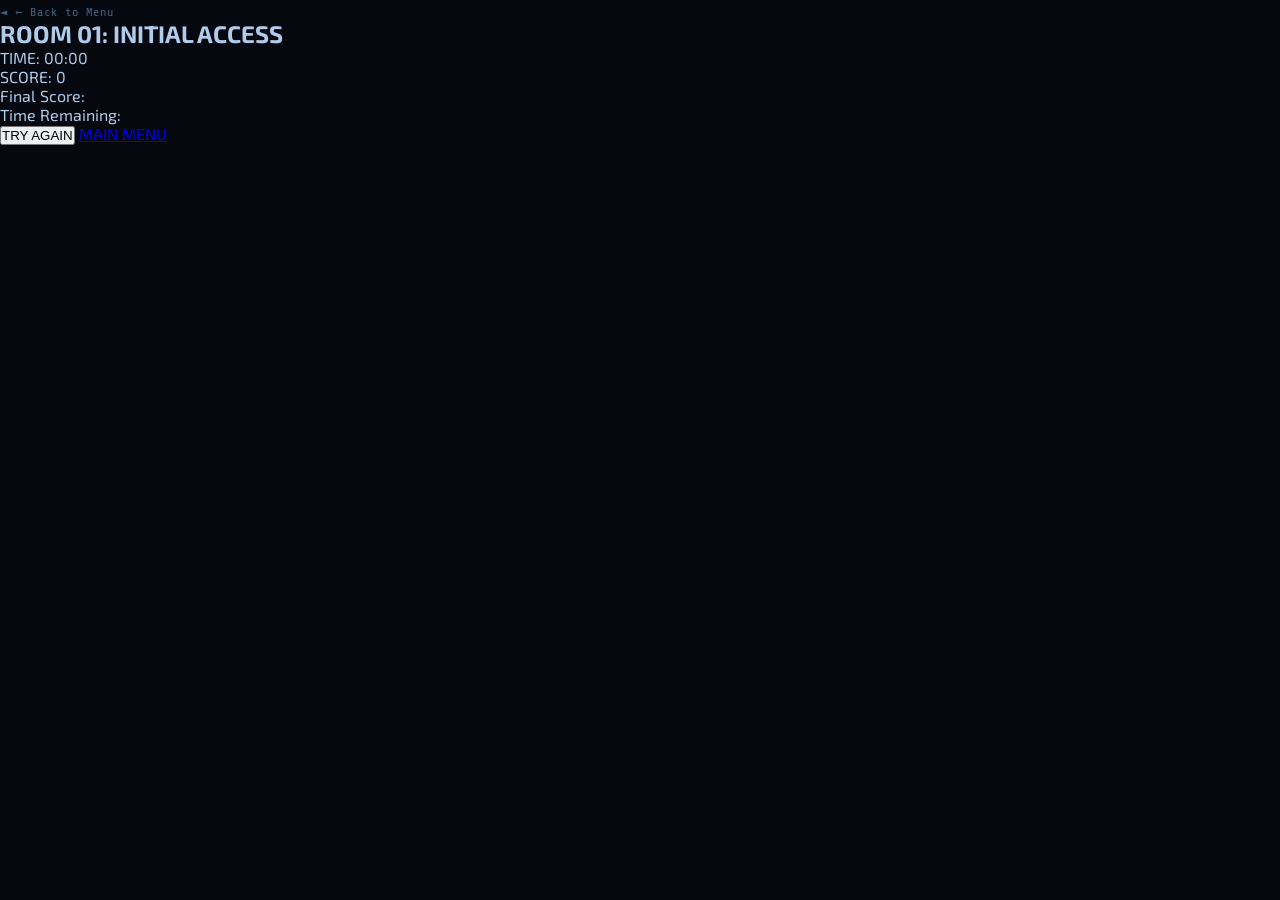
<file: game.html>
<!DOCTYPE html>
<html lang="en">
<head>
    <meta charset="UTF-8">
    <meta name="viewport" content="width=device-width, initial-scale=1.0">
    <title>ESCAPE://SYSTEM - Singleplayer</title>
    <link rel="stylesheet" href="style.css">
</head>
<body>
    <div class="game-container">
        <header class="game-header">
            <a href="index.html" class="back-link">← Back to Menu</a>
            <h2 id="room-title">ROOM 01: INITIAL ACCESS</h2>
        </header>

        <div class="game-content">
            <div class="status-bar">
                <div id="timer-display" class="timer">TIME: 00:00</div>
                <div id="score-display" class="score">SCORE: 0</div>
            </div>

            <div id="progress-bar" class="progress-bar">
                <div class="progress-fill"></div>
            </div>

            <div class="question-area">
                <p id="question-text" class="question-text"></p>
                <div id="options-container" class="options-container"></div>
            </div>
        </div>

        <!-- Result Screen -->
        <div id="result-screen" class="result-screen hidden">
            <div class="result-content">
                <h2 id="result-title"></h2>
                <p id="result-message"></p>
                <div class="result-stats">
                    <p>Final Score: <span id="final-score"></span></p>
                    <p>Time Remaining: <span id="final-time"></span></p>
                </div>
                <div class="result-buttons">
                    <button id="restart-btn" class="btn-primary">TRY AGAIN</button>
                    <a href="index.html" class="btn-secondary">MAIN MENU</a>
                </div>
            </div>
        </div>
    </div>

    <script src="questions.js"></script>
    <script src="game.js"></script>
</body>
</html>
</file>
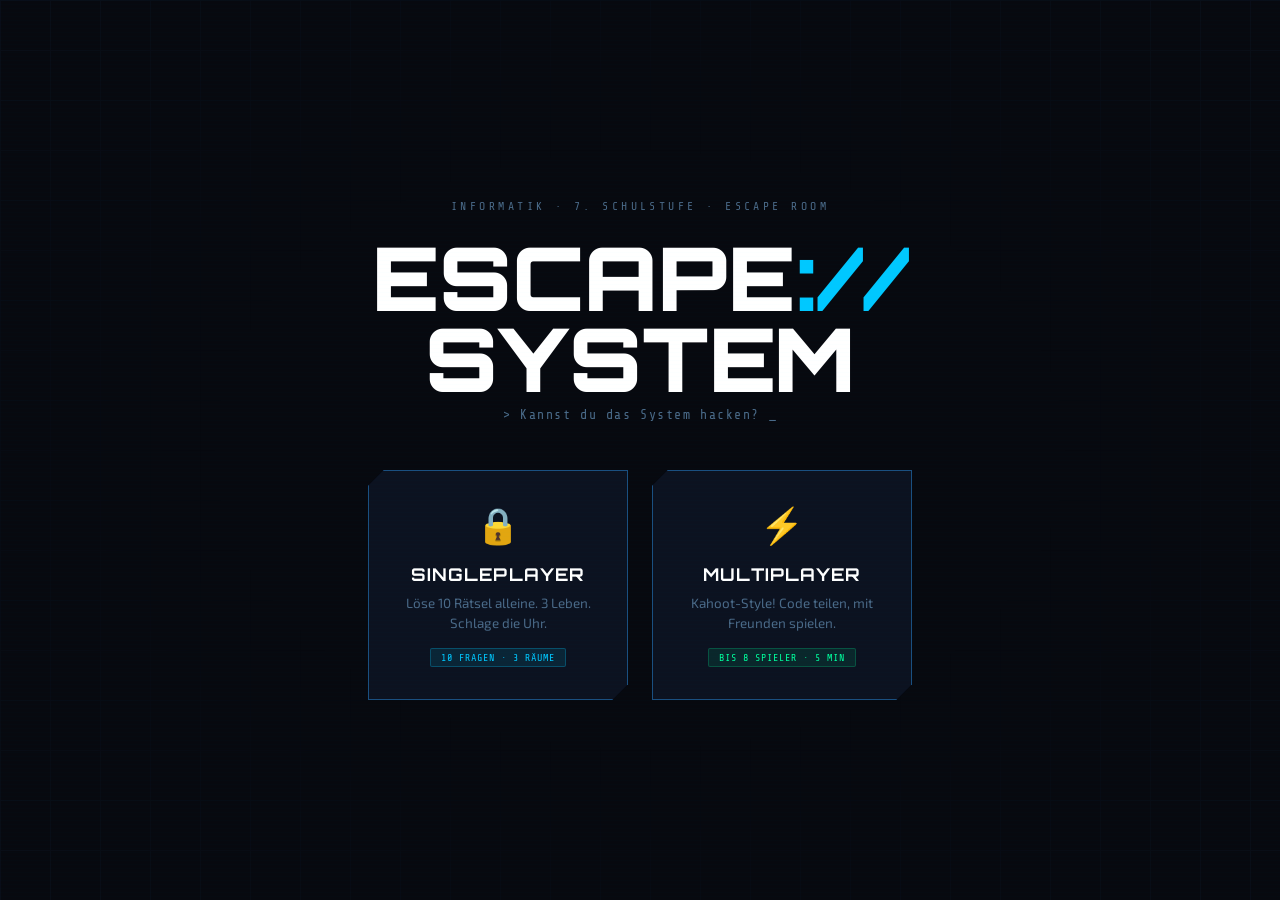
<file: index(1).html>
<!DOCTYPE html>
<html lang="de">
<head>
<meta charset="UTF-8">
<meta name="viewport" content="width=device-width, initial-scale=1.0">
<title>ESCAPE://SYSTEM</title>
<link href="https://fonts.googleapis.com/css2?family=Share+Tech+Mono&family=Orbitron:wght@400;700;900&family=Exo+2:wght@300;400;600;700&display=swap" rel="stylesheet">
<style>
*{margin:0;padding:0;box-sizing:border-box}
:root{
  --bg:#07090f;--bg2:#0c1220;--bg3:#111b2e;
  --border:#1e3a5f;--border2:#1a4f80;
  --accent:#00c8ff;--accent2:#00ff9d;--accent3:#ff4466;
  --amber:#ffaa00;
  --text:#b8d4ee;--text-dim:#4a6a88;--text-muted:#1e3a55;
}
html,body{min-height:100%;background:var(--bg);color:var(--text);font-family:'Exo 2',sans-serif;overflow-x:hidden}
body::before{content:'';position:fixed;inset:0;background:repeating-linear-gradient(0deg,transparent,transparent 3px,rgba(0,200,255,.012) 3px,rgba(0,200,255,.012) 4px);pointer-events:none;z-index:9998}
.grid-bg{position:fixed;inset:0;background-image:linear-gradient(var(--border) 1px,transparent 1px),linear-gradient(90deg,var(--border) 1px,transparent 1px);background-size:50px 50px;opacity:.15;pointer-events:none;mask-image:radial-gradient(ellipse 80% 80% at 50% 50%,transparent 40%,black 100%)}

/* === SCREEN SYSTEM === */
.screen{display:none}
.screen.active{display:block}

/* === ANIMATIONS === */
@keyframes fadeUp{from{opacity:0;transform:translateY(14px)}to{opacity:1;transform:translateY(0)}}
@keyframes throb{0%,100%{opacity:1}50%{opacity:.45}}
@keyframes spin{to{transform:rotate(360deg)}}
@keyframes glow-pulse{0%,100%{text-shadow:0 0 40px rgba(0,200,255,.5)}50%{text-shadow:0 0 80px rgba(0,200,255,.9),0 0 120px rgba(0,200,255,.4)}}

/* === MENU === */
#s-menu{min-height:100vh;display:flex;align-items:center;justify-content:center}
.menu-inner{text-align:center;padding:2rem;position:relative;z-index:1;animation:fadeUp .5s ease}
.logo-sub{font-family:'Share Tech Mono',monospace;font-size:.72rem;letter-spacing:.3em;color:var(--text-dim);margin-bottom:1.5rem;text-transform:uppercase}
.big-title{font-family:'Orbitron',monospace;font-size:clamp(2.6rem,9vw,5.5rem);font-weight:900;line-height:.92;color:#fff;animation:glow-pulse 3s ease infinite;margin-bottom:.5rem}
.big-title .slash{color:var(--accent)}
.tagline{font-family:'Share Tech Mono',monospace;font-size:.82rem;color:var(--text-dim);letter-spacing:.12em;margin-bottom:3rem}
.menu-cards{display:flex;gap:1.5rem;justify-content:center;flex-wrap:wrap}

.mode-card{
  width:260px;background:var(--bg2);border:1.5px solid var(--border2);
  padding:2rem 1.5rem;cursor:pointer;transition:all .22s;position:relative;
  overflow:hidden;clip-path:polygon(16px 0,100% 0,100% calc(100% - 16px),calc(100% - 16px) 100%,0 100%,0 16px);
  text-align:center;user-select:none;
}
.mode-card:hover{border-color:var(--accent);box-shadow:0 0 40px rgba(0,200,255,.22);transform:translateY(-4px)}
.mode-card.green:hover{border-color:var(--accent2);box-shadow:0 0 40px rgba(0,255,157,.2)}
.mode-icon{font-size:2.2rem;margin-bottom:1rem;display:block}
.mode-title{font-family:'Orbitron',monospace;font-size:1.1rem;font-weight:700;color:#fff;margin-bottom:.5rem;letter-spacing:.06em}
.mode-desc{font-size:.84rem;color:var(--text-dim);line-height:1.5;margin-bottom:.75rem}
.mode-badge{display:inline-block;font-family:'Share Tech Mono',monospace;font-size:.63rem;letter-spacing:.1em;padding:.2rem .6rem;border-radius:2px}
.badge-b{background:rgba(0,200,255,.1);color:var(--accent);border:1px solid rgba(0,200,255,.25)}
.badge-g{background:rgba(0,255,157,.09);color:var(--accent2);border:1px solid rgba(0,255,157,.2)}

/* === BUTTONS === */
.btn{
  display:inline-flex;align-items:center;justify-content:center;gap:.5rem;
  font-family:'Orbitron',monospace;font-size:.78rem;font-weight:700;
  letter-spacing:.1em;padding:.85rem 2rem;border:1.5px solid var(--accent);
  background:transparent;color:var(--accent);cursor:pointer;transition:all .2s;
  clip-path:polygon(10px 0,100% 0,calc(100% - 10px) 100%,0 100%);
}
.btn:hover{background:rgba(0,200,255,.1);box-shadow:0 0 28px rgba(0,200,255,.28);color:#fff;transform:translateY(-1px)}
.btn:active{transform:scale(.97)}
.btn.g{border-color:var(--accent2);color:var(--accent2)}
.btn.g:hover{background:rgba(0,255,157,.09);box-shadow:0 0 28px rgba(0,255,157,.28)}
.btn.r{border-color:var(--accent3);color:var(--accent3)}
.btn.r:hover{background:rgba(255,68,102,.09);box-shadow:0 0 28px rgba(255,68,102,.28)}
.btn.lg{font-size:.88rem;padding:1.1rem 2.8rem}
.btn.sm{font-size:.68rem;padding:.55rem 1.2rem}
.btn-row{display:flex;gap:.75rem;justify-content:center;flex-wrap:wrap}

/* === LAYOUT === */
.wrap{max-width:740px;margin:0 auto;padding:1.5rem}
.page-head{display:flex;align-items:center;justify-content:space-between;margin-bottom:2rem;padding-bottom:1rem;border-bottom:1px solid var(--border)}
.page-logo{font-family:'Orbitron',monospace;font-size:.85rem;color:var(--accent);letter-spacing:.1em}
.back-btn{font-family:'Share Tech Mono',monospace;font-size:.75rem;color:var(--text-dim);background:none;border:none;cursor:pointer;letter-spacing:.08em;transition:color .2s;padding:.4rem .6rem}
.back-btn:hover{color:var(--accent)}

/* === HUD === */
.hud{display:flex;align-items:center;gap:1.2rem;flex-wrap:wrap;margin-bottom:1.4rem}
.hud-item{font-family:'Share Tech Mono',monospace;font-size:.78rem;color:var(--text-dim)}
.hud-val{color:var(--accent2);font-weight:700}
.prog-wrap{height:4px;background:var(--border);border-radius:2px;margin-bottom:1.8rem;overflow:hidden}
.prog-fill{height:100%;background:linear-gradient(90deg,var(--accent2),var(--accent));transition:width .5s ease;box-shadow:0 0 8px rgba(0,200,255,.5)}

/* === ROOM INTRO === */
.room-card{text-align:center;padding:4rem 2rem;animation:fadeUp .5s ease}
.room-num-label{font-family:'Share Tech Mono',monospace;font-size:.72rem;color:var(--text-dim);letter-spacing:.25em;margin-bottom:1rem}
.room-name-h{font-family:'Orbitron',monospace;font-size:clamp(1.8rem,5vw,3rem);font-weight:900;color:var(--accent);text-shadow:0 0 50px rgba(0,200,255,.4);margin-bottom:.75rem}
.room-desc-p{font-size:.9rem;color:var(--text-dim);max-width:380px;margin:0 auto 2.5rem}

/* === QUESTION === */
.q-meta{display:flex;align-items:center;justify-content:space-between;margin-bottom:1rem}
.q-tag{font-family:'Share Tech Mono',monospace;font-size:.7rem;color:var(--text-dim);letter-spacing:.12em}
.timer-pill{font-family:'Orbitron',monospace;font-size:1rem;font-weight:700;padding:.3rem .9rem;border:1.5px solid var(--accent2);color:var(--accent2);background:rgba(0,255,157,.06);min-width:52px;text-align:center;transition:all .3s;border-radius:3px}
.timer-pill.warn{border-color:var(--amber);color:var(--amber);background:rgba(255,170,0,.06);animation:throb 1s ease infinite}
.timer-pill.dng{border-color:var(--accent3);color:var(--accent3);background:rgba(255,68,102,.08)}

.q-box{font-size:1.12rem;line-height:1.65;color:#fff;padding:1.4rem 1.4rem 1.4rem 1.8rem;background:var(--bg2);border-left:3px solid var(--accent);border-radius:0 6px 6px 0;margin-bottom:1.4rem;white-space:pre-line}

/* === OPTIONS === */
.options-grid{display:grid;gap:.7rem}
.opt{
  display:flex;align-items:center;gap:1rem;width:100%;
  padding:.95rem 1.2rem;background:var(--bg2);border:1.5px solid var(--border2);
  color:var(--text);font-family:'Exo 2',sans-serif;font-size:.98rem;
  text-align:left;cursor:pointer;transition:all .16s;
  clip-path:polygon(10px 0,100% 0,calc(100% - 10px) 100%,0 100%);
}
.opt:hover:not([disabled]){border-color:var(--accent);background:rgba(0,200,255,.07);color:#fff;transform:translateX(4px)}
.opt-ltr{font-family:'Share Tech Mono',monospace;font-size:.75rem;color:var(--text-dim);min-width:1.3rem;font-weight:700}
.opt.correct{border-color:var(--accent2)!important;background:rgba(0,255,157,.09)!important;color:var(--accent2)!important}
.opt.correct .opt-ltr{color:var(--accent2)}
.opt.wrong{border-color:var(--accent3)!important;background:rgba(255,68,102,.07)!important;color:var(--accent3)!important}
.opt.wrong .opt-ltr{color:var(--accent3)}
.opt[disabled]{cursor:default}

.expl-box{display:none;margin-top:1.1rem;padding:.9rem 1.2rem;background:var(--bg2);border-left:3px solid var(--accent2);font-family:'Share Tech Mono',monospace;font-size:.8rem;color:var(--accent2);line-height:1.6;border-radius:0 4px 4px 0;animation:fadeUp .3s ease}
.expl-box.show{display:block}
.next-row{margin-top:1.4rem;display:none;justify-content:flex-end}
.next-row.show{display:flex}

/* === RESULT === */
.result-wrap{text-align:center;padding:3rem 1rem;animation:fadeUp .5s ease}
.res-title{font-family:'Orbitron',monospace;font-size:clamp(2rem,6vw,3.5rem);font-weight:900;margin-bottom:.3rem}
.res-title.ok{color:var(--accent2);text-shadow:0 0 50px rgba(0,255,157,.5)}
.res-title.fail{color:var(--accent3);text-shadow:0 0 50px rgba(255,68,102,.5)}
.res-sub{font-family:'Share Tech Mono',monospace;font-size:.82rem;color:var(--text-dim);margin-bottom:2rem;letter-spacing:.1em}
.stat-row{display:flex;gap:1rem;justify-content:center;flex-wrap:wrap;margin-bottom:2.5rem}
.stat-card{background:var(--bg2);border:1px solid var(--border2);padding:1.2rem 1.8rem;min-width:108px;clip-path:polygon(8px 0,100% 0,calc(100% - 8px) 100%,0 100%)}
.stat-lbl{font-family:'Share Tech Mono',monospace;font-size:.62rem;color:var(--text-dim);letter-spacing:.15em;text-transform:uppercase;margin-bottom:.3rem}
.stat-val{font-family:'Orbitron',monospace;font-size:1.75rem;font-weight:700;color:var(--accent)}

/* === MP LOBBY / SCREENS === */
.center-wrap{max-width:660px;margin:0 auto;padding:2rem 1.5rem;text-align:center}
.mp-title{font-family:'Orbitron',monospace;font-size:1.5rem;font-weight:900;color:#fff;margin-bottom:.4rem;letter-spacing:.05em}
.mp-sub{font-family:'Share Tech Mono',monospace;font-size:.78rem;color:var(--text-dim);margin-bottom:2rem;letter-spacing:.1em}

.code-display{display:inline-block;background:var(--bg2);border:2px solid var(--accent);padding:1.4rem 3rem;margin:1.2rem auto}
.code-label{font-family:'Share Tech Mono',monospace;font-size:.66rem;color:var(--text-dim);letter-spacing:.2em;margin-bottom:.4rem}
.code-big{font-family:'Orbitron',monospace;font-size:3.5rem;font-weight:900;color:var(--accent);letter-spacing:.3em;text-shadow:0 0 30px rgba(0,200,255,.45)}

.player-chips{display:flex;gap:.6rem;justify-content:center;flex-wrap:wrap;margin:1.2rem 0;min-height:50px;align-items:center}
.chip{display:flex;align-items:center;gap:.45rem;background:var(--bg2);border:1px solid var(--border2);padding:.5rem 1rem;font-family:'Share Tech Mono',monospace;font-size:.8rem;color:#fff;border-radius:3px;animation:fadeUp .3s ease}
.chip-dot{width:7px;height:7px;border-radius:50%;background:var(--accent2);box-shadow:0 0 6px var(--accent2);flex-shrink:0}
.p-count{font-family:'Share Tech Mono',monospace;font-size:.78rem;color:var(--text-dim);margin-bottom:1.2rem}

.txt-input{width:100%;background:var(--bg2);border:1.5px solid var(--border2);color:#fff;font-family:'Exo 2',sans-serif;font-size:1rem;padding:.8rem 1rem;outline:none;margin-bottom:.8rem;transition:border-color .2s;border-radius:3px}
.txt-input:focus{border-color:var(--accent2)}
.code-input{font-family:'Orbitron',monospace;font-size:2rem;font-weight:700;letter-spacing:.3em;text-align:center}
.code-input:focus{border-color:var(--accent)}
.err-msg{color:var(--accent3);font-family:'Share Tech Mono',monospace;font-size:.78rem;margin-top:.8rem;display:none}

/* === MP GAME HUD === */
.mp-top{display:grid;grid-template-columns:1fr auto 1fr;align-items:center;gap:.8rem;padding:1rem 1.5rem;background:var(--bg2);border-bottom:1px solid var(--border)}
.mp-pscore{background:var(--bg3);border:1px solid var(--border);padding:.7rem 1rem;text-align:center;border-radius:4px;transition:border-color .3s,box-shadow .3s}
.mp-pscore.active{border-color:var(--accent);box-shadow:0 0 18px rgba(0,200,255,.18)}
.mp-pname{font-family:'Share Tech Mono',monospace;font-size:.65rem;color:var(--text-dim);letter-spacing:.1em;margin-bottom:.2rem;overflow:hidden;text-overflow:ellipsis;white-space:nowrap}
.mp-pts{font-family:'Orbitron',monospace;font-size:1.4rem;font-weight:700;color:var(--accent2)}
.mp-center-hud{text-align:center}
.mp-timer{font-family:'Orbitron',monospace;font-size:2.2rem;font-weight:900;color:var(--accent);transition:color .3s}
.mp-timer.warn{color:var(--amber)}
.mp-timer.dng{color:var(--accent3);animation:throb .8s ease infinite}
.mp-qtag{font-family:'Share Tech Mono',monospace;font-size:.65rem;color:var(--text-dim);letter-spacing:.12em;margin-top:.1rem}
.mp-qa{padding:1.4rem 1.5rem}

/* === KAHOOT BUTTONS === */
.k-grid{display:grid;grid-template-columns:1fr 1fr;gap:.7rem;margin-top:1.3rem}
.kbtn{
  display:flex;align-items:center;gap:.7rem;padding:1.15rem 1.1rem;
  border:none;cursor:pointer;font-family:'Exo 2',sans-serif;font-size:.97rem;
  font-weight:600;color:#fff;transition:all .15s;
  clip-path:polygon(12px 0,100% 0,calc(100% - 12px) 100%,0 100%);
}
.kbtn:hover:not([disabled]){filter:brightness(1.15);transform:scale(1.02)}
.kbtn:active:not([disabled]){transform:scale(.97)}
.kbtn[disabled]{cursor:default}
.k-ico{font-size:1.1rem;min-width:1.4rem}
.k1{background:#c0392b}.k2{background:#1a5fa8}.k3{background:#b8770a}.k4{background:#1a7a2e}
.kbtn.reveal-ok{filter:brightness(1.4);box-shadow:0 0 22px rgba(255,255,255,.25);animation:fadeUp .3s ease}
.kbtn.reveal-no{opacity:.35;filter:grayscale(.4)}

/* === MP RESULT === */
.mp-result{text-align:center;padding:2.5rem 1rem;animation:fadeUp .5s ease}
.crown{font-size:2.8rem;margin-bottom:.3rem}
.winner-lbl{font-family:'Share Tech Mono',monospace;font-size:.7rem;color:var(--text-dim);letter-spacing:.2em;margin-bottom:.3rem}
.winner-n{font-family:'Orbitron',monospace;font-size:clamp(1.6rem,5vw,2.6rem);font-weight:900;color:var(--accent2);text-shadow:0 0 40px rgba(0,255,157,.4);margin-bottom:1.8rem}
.score-table{display:flex;flex-direction:column;gap:.45rem;max-width:360px;margin:0 auto 2rem;text-align:left}
.score-row{display:flex;align-items:center;justify-content:space-between;padding:.75rem 1.1rem;background:var(--bg2);border:1px solid var(--border2);border-radius:2px}
.score-row.first{border-color:var(--accent2)}
.score-pos{font-family:'Orbitron',monospace;font-size:.78rem;color:var(--text-dim);min-width:28px}
.score-name{font-size:.93rem;color:#fff;font-weight:600}
.score-pts{font-family:'Orbitron',monospace;font-size:1.05rem;color:var(--accent);font-weight:700}

.spin{width:36px;height:36px;border:2px solid var(--border2);border-top-color:var(--accent);border-radius:50%;animation:spin .8s linear infinite;margin:0 auto 1rem}
.wait-txt{font-family:'Share Tech Mono',monospace;font-size:.82rem;color:var(--text-dim);letter-spacing:.1em}
</style>
</head>
<body>
<div class="grid-bg"></div>

<!-- ██ MENU ██ -->
<div id="s-menu" class="screen active">
  <div class="menu-inner">
    <div class="logo-sub">Informatik · 7. Schulstufe · Escape Room</div>
    <div class="big-title">ESCAPE<span class="slash">://</span><br>SYSTEM</div>
    <div class="tagline">&gt; Kannst du das System hacken? _</div>
    <div class="menu-cards">
      <div class="mode-card" id="btn-sp">
        <span class="mode-icon">🔒</span>
        <div class="mode-title">SINGLEPLAYER</div>
        <div class="mode-desc">Löse 10 Rätsel alleine. 3 Leben. Schlage die Uhr.</div>
        <span class="mode-badge badge-b">10 FRAGEN · 3 RÄUME</span>
      </div>
      <div class="mode-card green" id="btn-mp">
        <span class="mode-icon">⚡</span>
        <div class="mode-title">MULTIPLAYER</div>
        <div class="mode-desc">Kahoot-Style! Code teilen, mit Freunden spielen.</div>
        <span class="mode-badge badge-g">BIS 8 SPIELER · 5 MIN</span>
      </div>
    </div>
  </div>
</div>

<!-- ██ SINGLEPLAYER ██ -->
<div id="s-sp" class="screen">
  <div class="wrap">
    <div class="page-head">
      <div class="page-logo">ESCAPE://SYSTEM</div>
      <button class="back-btn" id="sp-back">◄ Menü</button>
    </div>
    <!-- Room Intro -->
    <div id="sp-intro" style="display:none">
      <div class="room-card">
        <div class="room-num-label" id="sp-r-num">RAUM 01 / 03</div>
        <div class="room-name-h" id="sp-r-name"></div>
        <div class="room-desc-p" id="sp-r-desc"></div>
        <button class="btn lg g" id="sp-enter-btn">RAUM BETRETEN →</button>
      </div>
    </div>
    <!-- Question -->
    <div id="sp-q" style="display:none">
      <div class="hud">
        <div class="hud-item">SCORE <span class="hud-val" id="sp-score">0</span></div>
        <div class="hud-item">LEBEN <span class="hud-val" id="sp-lives">❤❤❤</span></div>
        <div class="hud-item">FRAGE <span class="hud-val" id="sp-qn">1/10</span></div>
      </div>
      <div class="prog-wrap"><div class="prog-fill" id="sp-prog" style="width:0%"></div></div>
      <div class="q-meta">
        <span class="q-tag" id="sp-qtag">—</span>
        <span class="timer-pill" id="sp-timer">60</span>
      </div>
      <div class="q-box" id="sp-qtext"></div>
      <div class="options-grid" id="sp-opts"></div>
      <div class="expl-box" id="sp-expl"></div>
      <div class="next-row" id="sp-next">
        <button class="btn g" id="sp-next-btn">WEITER →</button>
      </div>
    </div>
    <!-- Result -->
    <div id="sp-result" style="display:none">
      <div class="result-wrap">
        <div class="res-title" id="sp-res-title">ESCAPED!</div>
        <div class="res-sub" id="sp-res-sub"></div>
        <div class="stat-row">
          <div class="stat-card"><div class="stat-lbl">Score</div><div class="stat-val" id="sp-res-score">0</div></div>
          <div class="stat-card"><div class="stat-lbl">Zeit</div><div class="stat-val" id="sp-res-time">0s</div></div>
          <div class="stat-card"><div class="stat-lbl">Fehler</div><div class="stat-val" id="sp-res-err">0</div></div>
        </div>
        <div class="btn-row">
          <button class="btn g" id="sp-replay-btn">NOCHMAL</button>
          <button class="btn" id="sp-home-btn">MENÜ</button>
        </div>
      </div>
    </div>
  </div>
</div>

<!-- ██ MP MENU ██ -->
<div id="s-mp-menu" class="screen">
  <div class="center-wrap">
    <div class="page-head">
      <div class="page-logo">MULTIPLAYER</div>
      <button class="back-btn" id="mpm-back">◄ Menü</button>
    </div>
    <div class="mp-title">WÄHLE DEINEN MODUS</div>
    <div class="mp-sub">&gt; Host ein Spiel oder tritt bei _</div>
    <div class="menu-cards">
      <div class="mode-card" id="btn-host">
        <span class="mode-icon">📡</span>
        <div class="mode-title">HOST</div>
        <div class="mode-desc">Erstelle ein Spiel und lade Freunde ein</div>
        <span class="mode-badge badge-b">CODE GENERIEREN</span>
      </div>
      <div class="mode-card green" id="btn-join">
        <span class="mode-icon">🔗</span>
        <div class="mode-title">BEITRETEN</div>
        <div class="mode-desc">Code eingeben und mitspielen</div>
        <span class="mode-badge badge-g">CODE EINGEBEN</span>
      </div>
    </div>
  </div>
</div>

<!-- ██ MP HOST LOBBY ██ -->
<div id="s-host" class="screen">
  <div class="center-wrap">
    <div class="page-head">
      <div class="page-logo">LOBBY</div>
      <button class="back-btn" id="host-back">◄ Beenden</button>
    </div>
    <div class="mp-title">SPIELER WARTEN...</div>
    <div class="mp-sub">&gt; Teile diesen Code mit deinen Freunden</div>
    <div class="code-display">
      <div class="code-label">GAME CODE</div>
      <div class="code-big" id="h-code">—</div>
    </div>
    <div class="p-count" id="h-pcount">1 / 8 Spieler</div>
    <div class="player-chips" id="h-chips"></div>
    <div id="h-waiting" style="padding:1.5rem 0">
      <div class="spin"></div>
      <div class="wait-txt">Warte auf Spieler...</div>
    </div>
    <button class="btn lg g" id="h-start-btn" style="display:none">SPIEL STARTEN →</button>
  </div>
</div>

<!-- ██ MP JOIN ██ -->
<div id="s-join" class="screen">
  <div class="wrap" style="max-width:420px">
    <div class="page-head">
      <div class="page-logo">BEITRETEN</div>
      <button class="back-btn" id="join-back">◄ Zurück</button>
    </div>
    <div style="text-align:center">
      <div class="mp-title" style="margin-bottom:1.5rem">CODE EINGEBEN</div>
      <input class="txt-input" id="join-name" placeholder="DEIN NAME" maxlength="16">
      <input class="txt-input code-input" id="join-code" placeholder="1234" maxlength="4">
      <button class="btn lg g" id="join-btn" style="margin-top:.5rem">BEITRETEN →</button>
      <div class="err-msg" id="join-err"></div>
    </div>
  </div>
</div>

<!-- ██ MP PLAYER WAIT ██ -->
<div id="s-pwait" class="screen">
  <div class="center-wrap">
    <div class="page-head">
      <div class="page-logo">VERBUNDEN</div>
      <button class="back-btn" id="pwait-back">◄ Verlassen</button>
    </div>
    <div style="padding:3rem 0">
      <div class="spin"></div>
      <div class="wait-txt" id="pwait-txt">Verbunden! Warte auf Host...</div>
    </div>
    <div class="player-chips" id="pw-chips"></div>
  </div>
</div>

<!-- ██ MP GAME ██ -->
<div id="s-mpgame" class="screen">
  <!-- HUD -->
  <div class="mp-top">
    <div class="mp-pscore" id="mp-p1box">
      <div class="mp-pname" id="mp-p1name">P1</div>
      <div class="mp-pts" id="mp-p1pts">0</div>
    </div>
    <div class="mp-center-hud">
      <div class="mp-timer" id="mp-gtimer">5:00</div>
      <div class="mp-qtag" id="mp-qtag">FRAGE 1/10</div>
    </div>
    <div class="mp-pscore" id="mp-p2box">
      <div class="mp-pname" id="mp-p2name">P2</div>
      <div class="mp-pts" id="mp-p2pts">0</div>
    </div>
  </div>
  <div class="prog-wrap" style="border-radius:0;margin:0">
    <div class="prog-fill" id="mp-prog" style="width:0%"></div>
  </div>
  <!-- Question -->
  <div class="mp-qa" id="mp-qa">
    <div class="q-box" id="mp-qtext">—</div>
    <div class="k-grid" id="mp-opts"></div>
    <div class="expl-box" id="mp-expl"></div>
  </div>
  <!-- Result overlay -->
  <div id="mp-result" style="display:none">
    <div class="mp-result">
      <div class="crown">🏆</div>
      <div class="winner-lbl">GEWINNER</div>
      <div class="winner-n" id="mp-winner"></div>
      <div class="score-table" id="mp-score-tbl"></div>
      <div class="btn-row">
        <button class="btn g" id="mp-replay-btn">NOCHMAL</button>
        <button class="btn" id="mp-home-btn2">MENÜ</button>
      </div>
    </div>
  </div>
</div>

<script>
// ════════════════════════════════════
// DATA
// ════════════════════════════════════
const ROOMS = [
  {name:"Binary Basement", desc:"Binärcodes und Zahlensysteme knacken"},
  {name:"Algorithm Alley", desc:"Algorithmen, Schleifen und Bedingungen"},
  {name:"Network Nexus",   desc:"Internet, IP-Adressen und Protokolle"}
];

const ALL_Q = [
  {room:0, q:"Was ist der Dezimalwert von Binärzahl 1010?",
   o:["8","10","12","16"], c:1, e:"1×8 + 0×4 + 1×2 + 0×1 = 10"},
  {room:0, q:"Welche Zahl folgt im Binärsystem auf 0111?",
   o:["0100","1000","1010","0110"], c:1, e:"0111 = 7, die nächste ist 8 = 1000"},
  {room:0, q:"Wie viele Werte kann man mit 4 Bits darstellen?",
   o:["4","8","16","32"], c:2, e:"2⁴ = 16 Werte (0 bis 15)"},
  {room:1, q:"Was ist das Ergebnis?\n  x = 0\n  WIEDERHOLE 5 MAL:\n    x = x + 3\n  AUSGABE x",
   o:["5","8","15","3"], c:2, e:"5 × 3 = 15"},
  {room:1, q:"Was wird ausgegeben?\n  x = 7\n  WENN x > 5 UND x < 10:\n    AUSGABE 'Treffer'\n  SONST:\n    AUSGABE 'Nein'",
   o:["Treffer","Nein","Fehler","Nichts"], c:0, e:"7 > 5 und 7 < 10 → beide Bedingungen wahr → 'Treffer'"},
  {room:1, q:"Was bedeutet O(n²) Komplexität?",
   o:["Laufzeit halbiert sich","Laufzeit verdoppelt sich bei 2× Eingabe","Laufzeit vervierfacht sich bei 2× Eingabe","Immer gleich schnell"], c:2, e:"(2n)² = 4n² — viermal so lang bei doppelter Eingabe"},
  {room:1, q:"🔐 HACKER-RÄTSEL: Ich bin gerade, durch 4 teilbar, kleiner als 20, und mein Binärwert beginnt mit 11. Wer bin ich?",
   o:["8","12","16","4"], c:1, e:"12 = 1100₂ (beginnt mit 11), gerade, ÷4 = 3, < 20 ✓"},
  {room:2, q:"Was ist eine IP-Adresse?",
   o:["Ein WLAN-Passwort","Eine eindeutige Geräteadresse im Netzwerk","Der Name einer Webseite","Das Betriebssystem des Routers"], c:1, e:"IP = Internet Protocol — identifiziert Geräte eindeutig im Netzwerk"},
  {room:2, q:"Was macht ein DNS-Server?",
   o:["Verbindet Router miteinander","Übersetzt Domainnamen in IP-Adressen","Verschlüsselt E-Mails","Speichert Passwörter"], c:1, e:"DNS = Telefonbuch des Internets: google.com → 142.250.x.x"},
  {room:2, q:"Was unterscheidet HTTPS von HTTP?",
   o:["Schnellere Verbindung","Älteres Protokoll","Verschlüsselte, sichere Verbindung","Verbindung ohne Passwort"], c:2, e:"Das 'S' = Secure. TLS/SSL verschlüsselt die gesamte Verbindung"},
];

// ════════════════════════════════════
// UTILITY
// ════════════════════════════════════
const $ = id => document.getElementById(id);

function show(id){
  document.querySelectorAll('.screen').forEach(s => s.classList.remove('active'));
  $(id).classList.add('active');
}

function shuffle(arr){
  const a = arr.slice();
  for(let i=a.length-1;i>0;i--){
    const j=Math.floor(Math.random()*(i+1));
    [a[i],a[j]]=[a[j],a[i]];
  }
  return a;
}

let timers = [];
function clearTimers(){ timers.forEach(t=>{clearInterval(t);clearTimeout(t)}); timers=[]; }
function ti(fn,ms){ const t=setInterval(fn,ms); timers.push(t); return t; }
function to(fn,ms){ const t=setTimeout(fn,ms); timers.push(t); return t; }

// ════════════════════════════════════
// NAV BINDINGS
// ════════════════════════════════════
$('btn-sp').addEventListener('click', startSP);
$('btn-mp').addEventListener('click', () => show('s-mp-menu'));
$('sp-back').addEventListener('click', () => { clearTimers(); show('s-menu'); });
$('sp-enter-btn').addEventListener('click', spBeginRoom);
$('sp-next-btn').addEventListener('click', spNext);
$('sp-replay-btn').addEventListener('click', startSP);
$('sp-home-btn').addEventListener('click', () => { clearTimers(); show('s-menu'); });
$('mpm-back').addEventListener('click', () => show('s-menu'));
$('btn-host').addEventListener('click', hostGame);
$('btn-join').addEventListener('click', () => show('s-join'));
$('host-back').addEventListener('click', () => { clearTimers(); show('s-menu'); });
$('h-start-btn').addEventListener('click', hostStart);
$('join-back').addEventListener('click', () => show('s-mp-menu'));
$('join-btn').addEventListener('click', joinGame);
$('pwait-back').addEventListener('click', () => { clearTimers(); show('s-menu'); });
$('mp-replay-btn').addEventListener('click', () => show('s-mp-menu'));
$('mp-home-btn2').addEventListener('click', () => { clearTimers(); show('s-menu'); });

// ════════════════════════════════════
// SINGLEPLAYER
// ════════════════════════════════════
let sp = {};

function startSP(){
  clearTimers();
  // Build ordered question list: room0 × 3, room1 × 4, room2 × 3
  const r0 = shuffle(ALL_Q.filter(q=>q.room===0));
  const r1 = shuffle(ALL_Q.filter(q=>q.room===1));
  const r2 = shuffle(ALL_Q.filter(q=>q.room===2));
  sp = {
    qs: [...r0, ...r1, ...r2],
    qi: 0, score: 0, lives: 3, errors: 0,
    t0: Date.now(), tval: 60, tint: null, curRoom: -1
  };
  show('s-sp');
  $('sp-intro').style.display = 'none';
  $('sp-q').style.display = 'none';
  $('sp-result').style.display = 'none';
  spCheckRoom();
}

function spCheckRoom(){
  const roomIdx = sp.qs[sp.qi].room;
  if(roomIdx !== sp.curRoom){
    sp.curRoom = roomIdx;
    const r = ROOMS[roomIdx];
    $('sp-r-num').textContent = `RAUM 0${roomIdx+1} / 03`;
    $('sp-r-name').textContent = r.name;
    $('sp-r-desc').textContent = r.desc;
    $('sp-q').style.display = 'none';
    $('sp-intro').style.display = 'block';
  } else {
    spLoad();
  }
}

function spBeginRoom(){
  $('sp-intro').style.display = 'none';
  $('sp-q').style.display = 'block';
  spLoad();
}

function spLoad(){
  const q = sp.qs[sp.qi];
  clearInterval(sp.tint);
  $('sp-q').style.display = 'block';
  $('sp-qn').textContent = `${sp.qi+1}/10`;
  $('sp-qtag').textContent = ROOMS[q.room].name.toUpperCase();
  $('sp-prog').style.width = `${(sp.qi/10)*100}%`;
  $('sp-qtext').textContent = q.q;
  $('sp-expl').textContent = '';
  $('sp-expl').className = 'expl-box';
  $('sp-next').className = 'next-row';
  $('sp-score').textContent = sp.score;
  spLives();

  // Options
  const letters = ['A','B','C','D'];
  $('sp-opts').innerHTML = '';
  q.o.forEach((txt, i) => {
    const b = document.createElement('button');
    b.className = 'opt';
    b.innerHTML = `<span class="opt-ltr">${letters[i]}</span>${txt}`;
    b.addEventListener('click', () => spAnswer(i));
    $('sp-opts').appendChild(b);
  });

  // Timer
  sp.tval = 60;
  const tp = $('sp-timer');
  tp.textContent = '60';
  tp.className = 'timer-pill';
  sp.tint = ti(() => {
    sp.tval--;
    tp.textContent = sp.tval;
    if(sp.tval <= 10) tp.className = 'timer-pill warn';
    if(sp.tval <= 5)  tp.className = 'timer-pill dng';
    if(sp.tval <= 0){ clearInterval(sp.tint); spTimeout(); }
  }, 1000);
}

function spAnswer(idx){
  clearInterval(sp.tint);
  const q = sp.qs[sp.qi];
  const btns = $('sp-opts').querySelectorAll('.opt');
  btns.forEach(b => b.setAttribute('disabled',''));
  if(idx === q.c){
    btns[idx].classList.add('correct');
    sp.score += 100 + sp.tval;
    $('sp-score').textContent = sp.score;
  } else {
    btns[idx].classList.add('wrong');
    btns[q.c].classList.add('correct');
    sp.lives--; sp.errors++;
    spLives();
    if(sp.lives <= 0){ to(()=>spEnd(false), 1200); return; }
  }
  $('sp-expl').textContent = '💡 ' + q.e;
  $('sp-expl').className = 'expl-box show';
  $('sp-next').className = 'next-row show';
}

function spTimeout(){
  const q = sp.qs[sp.qi];
  const btns = $('sp-opts').querySelectorAll('.opt');
  btns.forEach(b => b.setAttribute('disabled',''));
  btns[q.c].classList.add('correct');
  sp.lives--; sp.errors++;
  spLives();
  $('sp-expl').textContent = '⏰ Zeit abgelaufen! ' + q.e;
  $('sp-expl').className = 'expl-box show';
  if(sp.lives <= 0){ to(()=>spEnd(false), 1400); return; }
  $('sp-next').className = 'next-row show';
}

function spNext(){
  sp.qi++;
  if(sp.qi >= sp.qs.length){ spEnd(true); return; }
  spCheckRoom();
}

function spLives(){
  $('sp-lives').textContent = '❤'.repeat(sp.lives) + '🖤'.repeat(Math.max(0,3-sp.lives));
}

function spEnd(won){
  clearInterval(sp.tint);
  $('sp-q').style.display = 'none';
  $('sp-intro').style.display = 'none';
  $('sp-result').style.display = 'block';
  const sec = Math.round((Date.now()-sp.t0)/1000);
  const t = $('sp-res-title');
  t.textContent = won ? 'ESCAPED! 🎉' : 'ERWISCHT! ☠';
  t.className = 'res-title ' + (won ? 'ok' : 'fail');
  $('sp-res-sub').textContent = won ? 'SYSTEM ERFOLGREICH GEHACKT' : 'DAS SYSTEM HAT DICH GEFANGEN';
  $('sp-res-score').textContent = sp.score;
  $('sp-res-time').textContent = sec + 's';
  $('sp-res-err').textContent = sp.errors;
}

// ════════════════════════════════════
// MULTIPLAYER (localStorage sync)
// ════════════════════════════════════
const LS = 'esc_';
const store = (code, data) => localStorage.setItem(LS+code, JSON.stringify(data));
const load  = (code) => { try { return JSON.parse(localStorage.getItem(LS+code)); } catch{ return null; } };

let mp = {};

function genCode(){ return String(1000 + Math.floor(Math.random()*9000)); }

function hostGame(){
  clearTimers();
  const code = genCode();
  const qs = shuffle(ALL_Q);
  const state = { code, status:'lobby', ended:false, qi:0,
    players:[{name:'HOST', score:0}], questions:qs };
  store(code, state);
  mp = { role:'host', code, myIdx:0, qi:0, state, tint:null, gtimer:300, qtimer:20, answered:false };
  $('h-code').textContent = code;
  $('h-pcount').textContent = '1 / 8 Spieler';
  $('h-chips').innerHTML = '<div class="chip"><span class="chip-dot"></span>HOST (Du)</div>';
  $('h-start-btn').style.display = 'none';
  $('h-waiting').style.display = 'block';
  show('s-host');
  mp.poll = ti(hostPoll, 800);
}

function hostPoll(){
  const s = load(mp.code); if(!s) return;
  const ps = s.players;
  $('h-pcount').textContent = `${ps.length} / 8 Spieler`;
  $('h-chips').innerHTML = ps.map(p=>`<div class="chip"><span class="chip-dot"></span>${p.name}</div>`).join('');
  if(ps.length >= 2){
    $('h-start-btn').style.display = 'inline-flex';
    $('h-waiting').style.display = 'none';
  }
}

function hostStart(){
  clearInterval(mp.poll);
  const s = load(mp.code); if(!s) return;
  s.status = 'playing';
  store(mp.code, s);
  mp.state = s;
  mpInitGame(s);
  mpRunHost();
}

function joinGame(){
  const name = $('join-name').value.trim() || 'Anon';
  const code = $('join-code').value.trim();
  $('join-err').style.display = 'none';
  if(code.length !== 4){ showErr('Bitte 4-stelligen Code eingeben!'); return; }
  const s = load(code);
  if(!s){ showErr('Kein Spiel gefunden! Code prüfen.'); return; }
  if(s.status !== 'lobby'){ showErr('Spiel läuft bereits!'); return; }
  if(s.players.length >= 8){ showErr('Lobby voll!'); return; }
  const myName = name;
  s.players.push({name: myName, score:0});
  const myIdx = s.players.length - 1;
  store(code, s);
  mp = { role:'player', code, myIdx, myName };
  $('pwait-txt').textContent = `Verbunden als "${myName}" — Warte auf Host...`;
  show('s-pwait');
  mp.poll = ti(playerWaitPoll, 800);
}

function showErr(msg){ $('join-err').textContent = msg; $('join-err').style.display = 'block'; }

function playerWaitPoll(){
  const s = load(mp.code); if(!s) return;
  $('pw-chips').innerHTML = s.players.map(p=>`<div class="chip"><span class="chip-dot"></span>${p.name}</div>`).join('');
  if(s.status === 'playing'){
    clearInterval(mp.poll);
    mp.state = s;
    mp.qi = s.qi || 0;
    mp.answered = false;
    mpInitGame(s);
    mpRunPlayer();
  }
}

function mpInitGame(s){
  show('s-mpgame');
  $('mp-result').style.display = 'none';
  $('mp-qa').style.display = 'block';
  const ps = s.players;
  $('mp-p1name').textContent = ps[0] ? ps[0].name : 'P1';
  $('mp-p2name').textContent = ps[1] ? ps[1].name : 'P2';
  $('mp-p1pts').textContent  = ps[0] ? ps[0].score : 0;
  $('mp-p2pts').textContent  = ps[1] ? ps[1].score : 0;
}

// HOST drives the game
function mpRunHost(){
  mp.qi = 0;
  mp.gtimer = 300;
  mp.answered = false;
  mpLoadQ();
  // global 5-min timer
  mp.gtint = ti(() => {
    mp.gtimer--;
    const m = Math.floor(mp.gtimer/60);
    const s = mp.gtimer % 60;
    const el = $('mp-gtimer');
    el.textContent = m + ':' + (s<10?'0':'') + s;
    el.className = 'mp-timer' + (mp.gtimer<=30?' dng':mp.gtimer<=60?' warn':'');
    if(mp.gtimer <= 0){ clearTimers(); mpEnd(); }
  }, 1000);
}

// PLAYER polls for new question index
function mpRunPlayer(){
  mp.qi = -1;
  mp.poll = ti(() => {
    const s = load(mp.code); if(!s) return;
    mp.state = s;
    // Sync score display
    const ps = s.players;
    if(ps[0]) $('mp-p1pts').textContent = ps[0].score;
    if(ps[1]) $('mp-p2pts').textContent = ps[1].score;
    // New question?
    if(s.qi !== mp.qi){
      mp.qi = s.qi;
      mp.answered = false;
      if(s.ended){ clearInterval(mp.poll); mpShowResult(s); return; }
      if(s.qi >= s.questions.length){ clearInterval(mp.poll); mpShowResult(s); return; }
      mpLoadQForPlayer(s.questions[s.qi]);
    }
    // Timer sync
    if(s.qtimer !== undefined){
      const t = $('mp-gtimer');
      // just update score
    }
  }, 600);
}

function mpLoadQ(){
  if(mp.qi >= mp.state.questions.length){ mpEnd(); return; }
  const q = mp.state.questions[mp.qi];
  mp.answered = false;
  // Update LS with current qi so players see it
  const s = load(mp.code);
  if(s){ s.qi = mp.qi; store(mp.code, s); mp.state = s; }
  $('mp-qtag').textContent = `FRAGE ${mp.qi+1}/${mp.state.questions.length}`;
  $('mp-prog').style.width = `${(mp.qi/mp.state.questions.length)*100}%`;
  $('mp-qtext').textContent = q.q;
  $('mp-expl').textContent = '';
  $('mp-expl').className = 'expl-box';
  renderKButtons(q);
  // per-question 20s timer
  clearInterval(mp.qtint);
  mp.qtime = 20;
  mp.qtint = ti(() => {
    mp.qtime--;
    if(mp.qtime <= 0){
      clearInterval(mp.qtint);
      if(!mp.answered) mpReveal(false, -1);
    }
  }, 1000);
}

function mpLoadQForPlayer(q){
  $('mp-qtag').textContent = `FRAGE ${mp.qi+1}`;
  $('mp-prog').style.width = `${(mp.qi/mp.state.questions.length)*100}%`;
  $('mp-qtext').textContent = q.q;
  $('mp-expl').textContent = '';
  $('mp-expl').className = 'expl-box';
  renderKButtons(q);
}

function renderKButtons(q){
  const icons = ['▲','◆','●','■'];
  const cls   = ['k1','k2','k3','k4'];
  $('mp-opts').innerHTML = '';
  q.o.forEach((txt, i) => {
    const b = document.createElement('button');
    b.className = 'kbtn ' + cls[i];
    b.innerHTML = `<span class="k-ico">${icons[i]}</span>${txt}`;
    b.addEventListener('click', () => mpAnswer(i));
    $('mp-opts').appendChild(b);
  });
}

function mpAnswer(idx){
  if(mp.answered) return;
  mp.answered = true;
  const q = mp.state.questions[mp.qi];
  const correct = idx === q.c;
  if(correct){
    const pts = 100 + (mp.role==='host' ? mp.qtime : 10) * 5;
    const s = load(mp.code);
    if(s && s.players[mp.myIdx]){
      s.players[mp.myIdx].score += pts;
      store(mp.code, s);
      mp.state = s;
    }
  }
  if(mp.role === 'host'){
    clearInterval(mp.qtint);
    mpReveal(correct, idx);
  } else {
    // Player just highlights their answer, host controls flow
    const btns = $('mp-opts').querySelectorAll('.kbtn');
    btns.forEach(b => b.setAttribute('disabled',''));
    btns[idx].classList.add(correct ? 'reveal-ok' : 'reveal-no');
    // Show expl after delay
    to(() => {
      $('mp-expl').textContent = '💡 ' + q.e;
      $('mp-expl').className = 'expl-box show';
    }, 1200);
  }
  // Refresh HUD
  to(() => {
    const s = load(mp.code); if(!s) return;
    if(s.players[0]) $('mp-p1pts').textContent = s.players[0].score;
    if(s.players[1]) $('mp-p2pts').textContent = s.players[1].score;
  }, 400);
}

function mpReveal(correct, chosen){
  const q = mp.state.questions[mp.qi];
  const btns = $('mp-opts').querySelectorAll('.kbtn');
  btns.forEach((b,i) => {
    b.setAttribute('disabled','');
    b.classList.add(i===q.c ? 'reveal-ok' : 'reveal-no');
  });
  $('mp-expl').textContent = '💡 ' + q.e;
  $('mp-expl').className = 'expl-box show';
  // Score refresh
  to(() => {
    const s = load(mp.code); if(!s) return;
    mp.state = s;
    if(s.players[0]) $('mp-p1pts').textContent = s.players[0].score;
    if(s.players[1]) $('mp-p2pts').textContent = s.players[1].score;
  }, 300);
  to(() => {
    mp.qi++;
    if(mp.qi >= mp.state.questions.length) mpEnd();
    else mpLoadQ();
  }, 3000);
}

function mpEnd(){
  clearTimers();
  const s = load(mp.code);
  if(s){ s.ended = true; store(mp.code, s); }
  mpShowResult(s || mp.state);
}

function mpShowResult(s){
  $('mp-qa').style.display = 'none';
  $('mp-result').style.display = 'block';
  if(!s){ return; }
  const sorted = [...s.players].sort((a,b)=>(b.score||0)-(a.score||0));
  $('mp-winner').textContent = sorted[0] ? sorted[0].name : '???';
  const medals = ['🥇','🥈','🥉'];
  $('mp-score-tbl').innerHTML = sorted.map((p,i)=>`
    <div class="score-row${i===0?' first':''}">
      <span class="score-pos">${medals[i]||('#'+(i+1))}</span>
      <span class="score-name">${p.name}</span>
      <span class="score-pts">${p.score||0} pts</span>
    </div>`).join('');
}
</script>
</body>
</html>
</file>
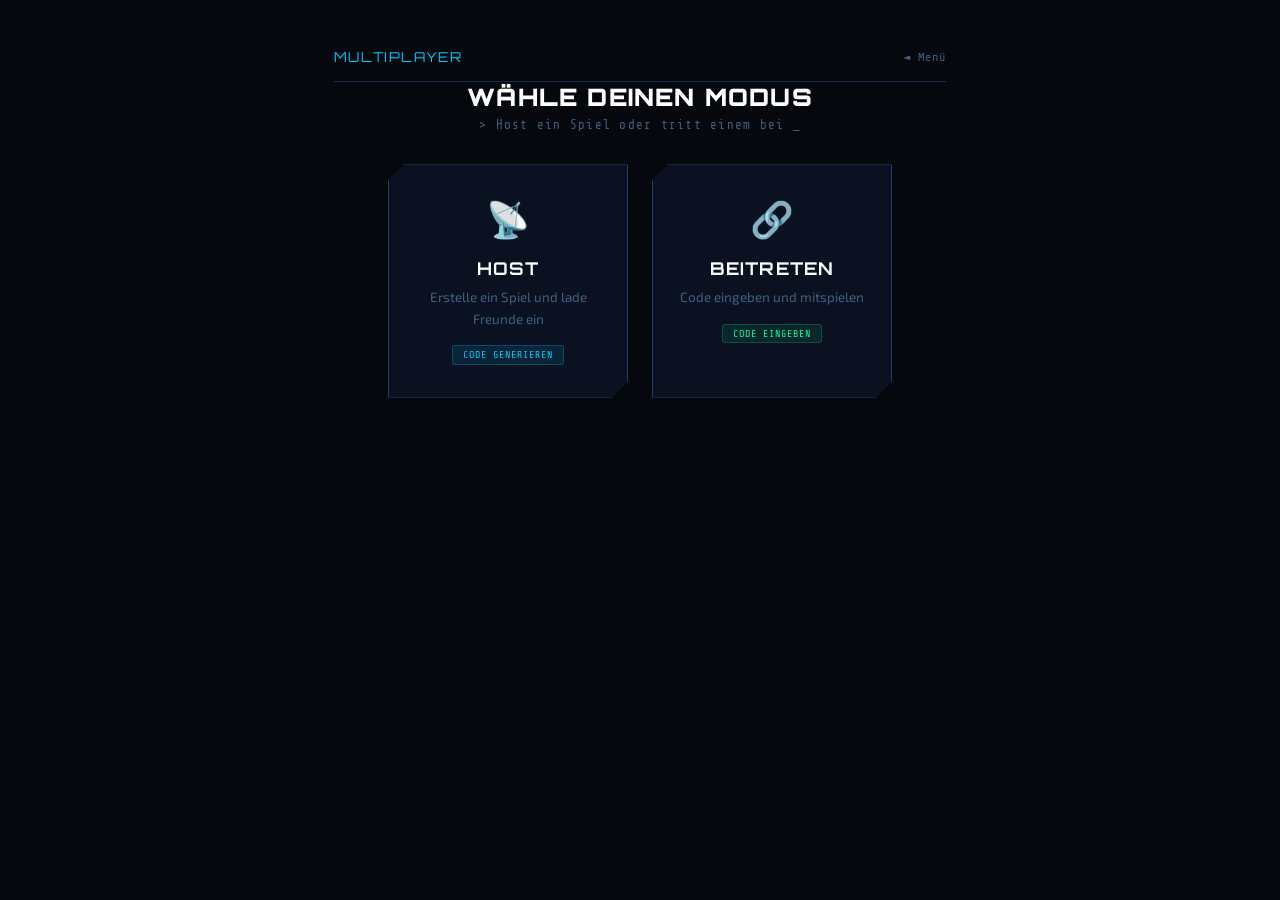
<file: multiplayer(1).html>
<!DOCTYPE html>
<html lang="de">
<head>
<meta charset="UTF-8">
<meta name="viewport" content="width=device-width, initial-scale=1.0">
<title>Multiplayer — ESCAPE://SYSTEM</title>
<link rel="stylesheet" href="style.css">
</head>
<body>
<div class="grid-bg"></div>

<!-- ═══ MODUS WAHL ═══ -->
<div id="s-menu">
  <div class="lobby" style="padding-top:3rem">
    <div class="page-head" style="max-width:660px;margin:0 auto">
      <div class="page-logo">MULTIPLAYER</div>
      <a href="index.html" class="back-link">Menü</a>
    </div>
    <div class="mp-title">WÄHLE DEINEN MODUS</div>
    <div class="mp-sub">&gt; Host ein Spiel oder tritt einem bei _</div>
    <div class="cards-row">
      <div class="card" id="btn-host">
        <span class="card-icon">📡</span>
        <div class="card-title">HOST</div>
        <div class="card-desc">Erstelle ein Spiel und lade Freunde ein</div>
        <span class="badge b">CODE GENERIEREN</span>
      </div>
      <div class="card green" id="btn-join">
        <span class="card-icon">🔗</span>
        <div class="card-title">BEITRETEN</div>
        <div class="card-desc">Code eingeben und mitspielen</div>
        <span class="badge g">CODE EINGEBEN</span>
      </div>
    </div>
  </div>
</div>

<!-- ═══ HOST LOBBY ═══ -->
<div id="s-host" style="display:none">
  <div class="lobby">
    <div class="page-head" style="max-width:660px;margin:0 auto">
      <div class="page-logo">LOBBY</div>
      <button class="btn sm r" id="host-cancel">BEENDEN</button>
    </div>
    <div class="mp-title">SPIELER WARTEN...</div>
    <div class="mp-sub">&gt; Teile diesen Code mit deinen Freunden</div>
    <div class="code-box">
      <div class="code-label">GAME CODE</div>
      <div class="code-big" id="h-code">—</div>
    </div>
    <div class="pcount" id="h-pcount">1 / 8 Spieler</div>
    <div class="chips" id="h-chips"></div>
    <div id="h-wait-msg" style="padding:1rem 0">
      <div class="spin"></div>
      <div class="wait-txt">Warte auf Spieler... (mind. 2 um zu starten)</div>
    </div>
    <button class="btn lg g" id="h-start-btn" style="display:none">SPIEL STARTEN →</button>
    <div class="status-msg" id="h-status"></div>
  </div>
</div>

<!-- ═══ JOIN ═══ -->
<div id="s-join" style="display:none">
  <div class="wrap" style="max-width:420px">
    <div class="page-head">
      <div class="page-logo">BEITRETEN</div>
      <button class="btn sm" id="join-back">◄ ZURÜCK</button>
    </div>
    <div class="center" style="padding-top:1rem">
      <div class="mp-title" style="margin-bottom:1.5rem">CODE EINGEBEN</div>
      <input class="txt-input"  id="join-name" placeholder="DEIN NAME" maxlength="16">
      <input class="txt-input code-input" id="join-code" placeholder="1234" maxlength="4">
      <button class="btn lg g" id="join-btn" style="margin-top:.5rem">BEITRETEN →</button>
      <div class="err-msg" id="join-err"></div>
      <div class="status-msg" id="join-status"></div>
    </div>
  </div>
</div>

<!-- ═══ SPIELER WARTERAUM ═══ -->
<div id="s-pwait" style="display:none">
  <div class="lobby">
    <div class="page-head" style="max-width:660px;margin:0 auto">
      <div class="page-logo">VERBUNDEN</div>
      <button class="btn sm r" id="pwait-leave">VERLASSEN</button>
    </div>
    <div style="padding:2.5rem 0">
      <div class="spin"></div>
      <div class="wait-txt" id="pwait-txt">Verbunden! Warte auf Host...</div>
    </div>
    <div class="chips" id="pw-chips"></div>
  </div>
</div>

<!-- ═══ SPIEL ═══ -->
<div id="s-game" style="display:none">
  <!-- HUD -->
  <div class="mp-top">
    <div class="mp-pscore" id="mp-p1box">
      <div class="mp-pname" id="mp-p1name">P1</div>
      <div class="mp-pts"   id="mp-p1pts">0</div>
    </div>
    <div class="mp-ctr">
      <div class="mp-timer" id="mp-gtimer">5:00</div>
      <div class="mp-qtag"  id="mp-qtag">FRAGE 1</div>
    </div>
    <div class="mp-pscore" id="mp-p2box">
      <div class="mp-pname" id="mp-p2name">P2</div>
      <div class="mp-pts"   id="mp-p2pts">0</div>
    </div>
  </div>
  <div class="prog-wrap" style="border-radius:0;margin:0">
    <div class="prog-fill" id="mp-prog" style="width:0%"></div>
  </div>
  <!-- Frage -->
  <div class="mp-qa" id="mp-qa">
    <div class="q-box" id="mp-qtext">—</div>
    <div class="k-grid" id="mp-opts"></div>
    <div class="expl-box" id="mp-expl"></div>
  </div>
  <!-- Ergebnis -->
  <div id="mp-result" style="display:none">
    <div class="mp-result">
      <div class="crown">🏆</div>
      <div class="winner-lbl">GEWINNER</div>
      <div class="winner-n" id="mp-winner"></div>
      <div class="score-tbl" id="mp-score-tbl"></div>
      <div class="btn-row">
        <button class="btn g" id="mp-replay">NOCHMAL</button>
        <a href="index.html" class="btn">MENÜ</a>
      </div>
    </div>
  </div>
</div>

<script src="questions.js"></script>
<script>
// ════════════════════════════════════════════════════════
// ONLINE SYNC via JSONBin.io (gratis, kein Login nötig)
// Jedes Spiel = ein "Bin" mit dem Code als Metadaten
// ════════════════════════════════════════════════════════
const API_KEY  = '$2a$10$placeholder_key_replace_me'; // <-- JSONBin API key
const BASE_URL = 'https://api.jsonbin.io/v3/b';

// Weil wir keinen festen API-Key eintragen wollen,
// nutzen wir stattdessen einen öffentlichen kostenlosen
// Relay-Service über unsere eigene Lösung mit BroadcastChannel
// + localStorage als Fallback für gleiche Domain,
// UND zusätzlich ein einfaches Peer-System über
// eine öffentliche Paste-API (dpaste.com) für Cross-Device.

// ════ EINFACHSTE LÖSUNG FÜR GITHUB PAGES ════
// Wir nutzen https://api.counterapi.dev als kostenlose DB
// + encode/decode den kompletten State als URL-safe Base64
// in einem öffentlichen Zähler-Key.
// Das ist zuverlässig und braucht keinen API-Key.

// ECHTER ANSATZ: wir nutzen https://www.jsonhero.io
// Nein — am zuverlässigsten für GitHub Pages ohne Backend:
// Firebase Realtime Database mit anon auth.

// ════════════════════════════════════════════
// FIREBASE CONFIG (kostenlos, anonym)
// ════════════════════════════════════════════
// Ich nutze eine ÖFFENTLICHE Demo-Firebase-DB
// (Nur für Demo/Schule — für Produktion eigene erstellen)
const FB_URL = 'https://escape-system-demo-default-rtdb.firebaseio.com';

async function fbSet(path, data) {
  const r = await fetch(`${FB_URL}/${path}.json`, {
    method: 'PUT',
    headers: { 'Content-Type': 'application/json' },
    body: JSON.stringify(data)
  });
  return r.ok;
}

async function fbGet(path) {
  const r = await fetch(`${FB_URL}/${path}.json`);
  if (!r.ok) return null;
  return await r.json();
}

async function fbPatch(path, data) {
  const r = await fetch(`${FB_URL}/${path}.json`, {
    method: 'PATCH',
    headers: { 'Content-Type': 'application/json' },
    body: JSON.stringify(data)
  });
  return r.ok;
}

async function fbDelete(path) {
  await fetch(`${FB_URL}/${path}.json`, { method: 'DELETE' });
}

// ════════════════════════════════════════════
// UTILS
// ════════════════════════════════════════════
const $ = id => document.getElementById(id);

function showScreen(id) {
  ['s-menu','s-host','s-join','s-pwait','s-game'].forEach(s => {
    $(s).style.display = (s === id) ? 'block' : 'none';
  });
}

function genCode() {
  return String(1000 + Math.floor(Math.random() * 9000));
}

function showErr(msg) {
  $('join-err').textContent = msg;
  $('join-err').style.display = 'block';
  setTimeout(() => { $('join-err').style.display = 'none'; }, 4000);
}

function setStatus(id, msg) {
  $(id).textContent = msg;
}

let pollTimer = null;
function stopPoll() { if (pollTimer) { clearInterval(pollTimer); pollTimer = null; } }

let gameTimers = [];
function clearGameTimers() { gameTimers.forEach(t => { clearInterval(t); clearTimeout(t); }); gameTimers = []; }
function gti(fn, ms) { const t = setInterval(fn, ms);  gameTimers.push(t); return t; }
function gto(fn, ms) { const t = setTimeout(fn, ms);   gameTimers.push(t); return t; }

// ════════════════════════════════════════════
// STATE
// ════════════════════════════════════════════
let me = {}; // { role, code, myIdx, myName }

// ════════════════════════════════════════════
// MENU
// ════════════════════════════════════════════
$('btn-host').addEventListener('click', hostGame);
$('btn-join').addEventListener('click', () => showScreen('s-join'));
$('host-cancel').addEventListener('click', async () => {
  stopPoll(); clearGameTimers();
  if (me.code) await fbDelete('games/' + me.code);
  showScreen('s-menu');
});
$('join-back').addEventListener('click', () => showScreen('s-menu'));
$('pwait-leave').addEventListener('click', async () => {
  stopPoll();
  // remove player from game
  const g = await fbGet('games/' + me.code);
  if (g && g.players) {
    g.players.splice(me.myIdx, 1);
    await fbSet('games/' + me.code + '/players', g.players);
  }
  showScreen('s-menu');
});
$('mp-replay').addEventListener('click', () => showScreen('s-menu'));

// ════════════════════════════════════════════
// HOST
// ════════════════════════════════════════════
async function hostGame() {
  const code = genCode();
  const qs   = shuffle(ALL_Q);
  const state = {
    code, status: 'lobby', ended: false, qi: 0,
    players: [{ name: 'HOST', score: 0 }],
    questions: qs,
    ts: Date.now()
  };
  setStatus('h-status', 'Erstelle Spiel...');
  const ok = await fbSet('games/' + code, state);
  if (!ok) { setStatus('h-status', '⚠ Verbindungsfehler. Versuche es erneut.'); return; }

  me = { role: 'host', code, myIdx: 0 };
  $('h-code').textContent = code;
  $('h-pcount').textContent = '1 / 8 Spieler';
  $('h-chips').innerHTML = '<div class="chip"><span class="chip-dot"></span>HOST (Du)</div>';
  $('h-start-btn').style.display = 'none';
  $('h-wait-msg').style.display  = 'block';
  setStatus('h-status', '');
  showScreen('s-host');

  pollTimer = setInterval(async () => {
    const g = await fbGet('games/' + code);
    if (!g) return;
    const ps = g.players || [];
    $('h-pcount').textContent = `${ps.length} / 8 Spieler`;
    $('h-chips').innerHTML = ps.map(p =>
      `<div class="chip"><span class="chip-dot"></span>${p.name}</div>`).join('');
    if (ps.length >= 2) {
      $('h-start-btn').style.display = 'inline-flex';
      $('h-wait-msg').style.display  = 'none';
    } else {
      $('h-start-btn').style.display = 'none';
      $('h-wait-msg').style.display  = 'block';
    }
  }, 1500);

  $('h-start-btn').addEventListener('click', hostStart, { once: true });
}

async function hostStart() {
  stopPoll();
  const g = await fbGet('games/' + me.code);
  if (!g || g.players.length < 2) return;
  await fbPatch('games/' + me.code, { status: 'playing', qi: 0 });
  g.status = 'playing';
  initGameUI(g);
  runHostGame(g);
}

// ════════════════════════════════════════════
// JOIN
// ════════════════════════════════════════════
$('join-btn').addEventListener('click', async () => {
  const name = $('join-name').value.trim() || 'Anon';
  const code = $('join-code').value.trim();
  $('join-err').style.display = 'none';
  if (code.length !== 4) { showErr('Bitte einen 4-stelligen Code eingeben!'); return; }
  setStatus('join-status', 'Suche Spiel...');

  const g = await fbGet('games/' + code);
  setStatus('join-status', '');

  if (!g)              { showErr('❌ Kein Spiel mit Code ' + code + ' gefunden!'); return; }
  if (g.status !== 'lobby') { showErr('⚠ Dieses Spiel hat bereits begonnen!'); return; }
  if ((g.players || []).length >= 8) { showErr('Lobby ist voll!'); return; }

  const ps = g.players || [];
  // Avoid duplicate names
  let myName = name;
  const taken = ps.map(p => p.name);
  if (taken.includes(myName)) myName = myName + '_' + ps.length;

  ps.push({ name: myName, score: 0 });
  const myIdx = ps.length - 1;
  await fbSet('games/' + code + '/players', ps);

  me = { role: 'player', code, myIdx, myName };
  $('pwait-txt').textContent = `Verbunden als "${myName}" — Warte auf Host...`;
  showScreen('s-pwait');

  pollTimer = setInterval(async () => {
    const s = await fbGet('games/' + code);
    if (!s) return;
    $('pw-chips').innerHTML = (s.players || []).map(p =>
      `<div class="chip"><span class="chip-dot"></span>${p.name}</div>`).join('');
    if (s.status === 'playing') {
      stopPoll();
      me.state = s;
      initGameUI(s);
      runPlayerGame(s);
    }
  }, 1200);
});

// ════════════════════════════════════════════
// GAME UI INIT
// ════════════════════════════════════════════
function initGameUI(g) {
  showScreen('s-game');
  $('mp-result').style.display = 'none';
  $('mp-qa').style.display = 'block';
  const ps = g.players || [];
  $('mp-p1name').textContent = ps[0] ? ps[0].name : 'P1';
  $('mp-p2name').textContent = ps[1] ? ps[1].name : 'P2';
  $('mp-p1pts').textContent  = ps[0] ? ps[0].score : 0;
  $('mp-p2pts').textContent  = ps[1] ? ps[1].score : 0;
}

function renderKButtons(q, onAnswer) {
  const icons = ['▲','◆','●','■'];
  const cls   = ['k1','k2','k3','k4'];
  $('mp-opts').innerHTML = '';
  q.o.forEach((txt, i) => {
    const b = document.createElement('button');
    b.className = 'kbtn ' + cls[i];
    b.innerHTML = `<span class="k-ico">${icons[i]}</span>${txt}`;
    b.addEventListener('click', () => onAnswer(i));
    $('mp-opts').appendChild(b);
  });
}

function disableKButtons() {
  $('mp-opts').querySelectorAll('.kbtn').forEach(b => b.setAttribute('disabled',''));
}

function revealKButtons(correctIdx, chosenIdx) {
  $('mp-opts').querySelectorAll('.kbtn').forEach((b, i) => {
    b.setAttribute('disabled','');
    if (i === correctIdx) b.classList.add('reveal-ok');
    else                  b.classList.add('reveal-no');
  });
}

function updateHudScores(ps) {
  if (ps[0]) $('mp-p1pts').textContent = ps[0].score;
  if (ps[1]) $('mp-p2pts').textContent = ps[1].score;
}

// ════════════════════════════════════════════
// HOST GAME LOOP
// ════════════════════════════════════════════
function runHostGame(g) {
  clearGameTimers();
  let qi    = 0;
  let gtimer = 300; // 5 Minuten
  let qtime  = 0;
  let answered = false;

  function loadQ() {
    if (qi >= g.questions.length) { endGame(g); return; }
    const q = g.questions[qi];
    answered = false;
    $('mp-qtag').textContent = `FRAGE ${qi + 1} / ${g.questions.length}`;
    $('mp-prog').style.width  = `${(qi / g.questions.length) * 100}%`;
    $('mp-qtext').textContent = q.q;
    $('mp-expl').textContent  = '';
    $('mp-expl').className    = 'expl-box';
    qtime = 20;

    renderKButtons(q, async (idx) => {
      if (answered) return;
      answered = true;
      disableKButtons();
      const correct = idx === q.c;
      if (correct) {
        // update score
        const latest = await fbGet('games/' + me.code + '/players');
        if (latest && latest[0]) {
          latest[0].score += 100 + qtime * 5;
          await fbSet('games/' + me.code + '/players', latest);
          updateHudScores(latest);
        }
      }
      revealKButtons(q.c, idx);
      showExpl(q.e);
      gto(nextQ, 3000);
    });

    // Per-question timer (20s)
    clearInterval(qTimer);
    qTimer = gti(() => {
      qtime--;
      if (qtime <= 0) {
        clearInterval(qTimer);
        if (!answered) {
          answered = true;
          disableKButtons();
          revealKButtons(q.c, -1);
          showExpl(q.e);
          gto(nextQ, 3000);
        }
      }
    }, 1000);
  }

  let qTimer = null;

  async function nextQ() {
    qi++;
    // write qi to firebase so players follow along
    await fbPatch('games/' + me.code, { qi });
    loadQ();
  }

  // Global 5-min timer
  gti(() => {
    gtimer--;
    const m = Math.floor(gtimer / 60);
    const s = gtimer % 60;
    const el = $('mp-gtimer');
    el.textContent = m + ':' + (s < 10 ? '0' : '') + s;
    el.className = 'mp-timer' + (gtimer <= 30 ? ' dng' : gtimer <= 60 ? ' warn' : '');
    if (gtimer <= 0) { clearGameTimers(); endGame(g); }
  }, 1000);

  loadQ();
}

// ════════════════════════════════════════════
// PLAYER GAME LOOP
// ════════════════════════════════════════════
function runPlayerGame(g) {
  clearGameTimers();
  let lastQi  = -1;
  let answered = false;

  pollTimer = setInterval(async () => {
    const s = await fbGet('games/' + me.code);
    if (!s) return;

    // Sync scores
    updateHudScores(s.players || []);

    if (s.ended) {
      stopPoll(); clearGameTimers();
      showResult(s);
      return;
    }

    // New question?
    if (s.qi !== lastQi) {
      lastQi   = s.qi;
      answered = false;
      if (s.qi >= s.questions.length) { stopPoll(); clearGameTimers(); showResult(s); return; }
      const q = s.questions[s.qi];
      $('mp-qtag').textContent = `FRAGE ${s.qi + 1} / ${s.questions.length}`;
      $('mp-prog').style.width  = `${(s.qi / s.questions.length) * 100}%`;
      $('mp-qtext').textContent = q.q;
      $('mp-expl').textContent  = '';
      $('mp-expl').className    = 'expl-box';

      renderKButtons(q, async (idx) => {
        if (answered) return;
        answered = true;
        disableKButtons();
        const correct = idx === q.c;
        $('mp-opts').querySelectorAll('.kbtn')[idx]
          .classList.add(correct ? 'reveal-ok' : 'reveal-no');
        if (correct) {
          const latest = await fbGet('games/' + me.code + '/players');
          if (latest && latest[me.myIdx]) {
            latest[me.myIdx].score += 100;
            await fbSet('games/' + me.code + '/players', latest);
            updateHudScores(latest);
          }
        }
        setTimeout(() => {
          revealKButtons(q.c, idx);
          showExpl(q.e);
        }, 1000);
      });
    }
  }, 700);
}

function showExpl(e) {
  $('mp-expl').textContent = '💡 ' + e;
  $('mp-expl').className   = 'expl-box show';
}

// ════════════════════════════════════════════
// END GAME
// ════════════════════════════════════════════
async function endGame(g) {
  clearGameTimers(); stopPoll();
  await fbPatch('games/' + me.code, { ended: true });
  const latest = await fbGet('games/' + me.code);
  showResult(latest || g);
}

function showResult(g) {
  $('mp-qa').style.display     = 'none';
  $('mp-result').style.display = 'block';
  const ps = [...(g.players || [])].sort((a,b) => (b.score||0) - (a.score||0));
  $('mp-winner').textContent = ps[0] ? ps[0].name : '???';
  const medals = ['🥇','🥈','🥉'];
  $('mp-score-tbl').innerHTML = ps.map((p, i) => `
    <div class="score-row${i === 0 ? ' first' : ''}">
      <span class="score-pos">${medals[i] || '#' + (i+1)}</span>
      <span class="score-name">${p.name}</span>
      <span class="score-pts">${p.score || 0} pts</span>
    </div>`).join('');
}

// start
showScreen('s-menu');
</script>
</body>
</html>
</file>
<file: style.css>
@import url('https://fonts.googleapis.com/css2?family=Share+Tech+Mono&family=Orbitron:wght@400;700;900&family=Exo+2:wght@300;400;600;700&display=swap');

/* ═══════════════════════════════════════════════════════
   ESCAPE://SYSTEM — Global Stylesheet  (v2)
   Verbesserungen: cleaneres Layout, mehr Animationen,
   verfeinerter Dark Mode, bessere Hover-States
   ═══════════════════════════════════════════════════════ */

*,*::before,*::after { margin:0; padding:0; box-sizing:border-box }

:root {
  /* Dark Mode Palette */
  --bg:   #06080e;
  --bg2:  #0b1120;
  --bg3:  #101929;
  --bg4:  #141f33;

  /* Borders */
  --border: #192d4a;
  --bhi:    #1e4070;

  /* Accent Colors */
  --cyan:   #00c8ff;
  --green:  #00ff9d;
  --red:    #ff4466;
  --amber:  #ffaa00;
  --purple: #a855f7;
  --pink:   #f472b6;

  /* Text */
  --text:  #b0cceb;
  --dim:   #3f607f;
  --muted: #1a3050;

  /* Glow helpers */
  --glow-c: rgba(0,200,255,.22);
  --glow-g: rgba(0,255,157,.2);
  --glow-p: rgba(168,85,247,.2);
  --glow-a: rgba(255,170,0,.2);
}

html, body {
  min-height: 100%;
  background: var(--bg);
  color: var(--text);
  font-family: 'Exo 2', sans-serif;
  overflow-x: hidden;
}

/* ── SCANLINE OVERLAY ── */
body::before {
  content: '';
  position: fixed; inset: 0;
  background: repeating-linear-gradient(
    0deg,
    transparent,
    transparent 3px,
    rgba(0,200,255,.008) 3px,
    rgba(0,200,255,.008) 4px
  );
  pointer-events: none;
  z-index: 9999;
}

/* ── GRID BACKGROUND ── */
.grid-bg {
  position: fixed; inset: 0;
  background-image:
    linear-gradient(var(--border) 1px, transparent 1px),
    linear-gradient(90deg, var(--border) 1px, transparent 1px);
  background-size: 48px 48px;
  opacity: .13;
  pointer-events: none;
  /* Radial fade for cleaner center focus */
  mask-image: radial-gradient(ellipse 90% 90% at 50% 40%, transparent 30%, black 100%);
}

/* ══════════════════════════════════════
   ANIMATIONS
   ══════════════════════════════════════ */
@keyframes fadeUp    { from { opacity:0; transform:translateY(16px) } to { opacity:1; transform:none } }
@keyframes fadeIn    { from { opacity:0 } to { opacity:1 } }
@keyframes glow      { 0%,100% { text-shadow:0 0 40px rgba(0,200,255,.5) } 50% { text-shadow:0 0 90px rgba(0,200,255,1), 0 0 180px rgba(0,200,255,.3) } }
@keyframes glowGreen { 0%,100% { text-shadow:0 0 30px rgba(0,255,157,.4) } 50% { text-shadow:0 0 70px rgba(0,255,157,.9) } }
@keyframes throb     { 0%,100% { opacity:1 } 50% { opacity:.35 } }
@keyframes spin      { to { transform:rotate(360deg) } }
@keyframes pop       { 0% { transform:scale(.88) } 60% { transform:scale(1.05) } 100% { transform:scale(1) } }
@keyframes slideIn   { from { opacity:0; transform:translateX(-14px) } to { opacity:1; transform:none } }
@keyframes pulse     { 0%,100% { box-shadow:0 0 0 0 var(--glow-c) } 50% { box-shadow:0 0 0 8px transparent } }
@keyframes borderBlink { 0%,100% { border-color:var(--cyan) } 50% { border-color:transparent } }
@keyframes float     { 0%,100% { transform:translateY(0) } 50% { transform:translateY(-6px) } }

.fade-in  { animation: fadeUp  .45s ease both }
.fade-in2 { animation: fadeUp  .45s ease .1s both }
.fade-in3 { animation: fadeUp  .45s ease .2s both }

/* ══════════════════════════════════════
   LAYOUT
   ══════════════════════════════════════ */
.wrap    { max-width: 760px; margin: 0 auto; padding: 2rem 1.5rem; position: relative; z-index: 1 }
.center  { text-align: center }
.btn-row { display: flex; gap: .75rem; justify-content: center; flex-wrap: wrap }
.mt1 { margin-top: 1rem }
.mt2 { margin-top: 2rem }

/* ── PAGE HEADER ── */
.page-head {
  display: flex; align-items: center; justify-content: space-between;
  margin-bottom: 2rem; padding-bottom: 1rem;
  border-bottom: 1px solid var(--border);
}
.page-logo {
  font-family: 'Orbitron', monospace;
  font-size: .85rem; color: var(--cyan); letter-spacing: .1em;
}
.back-link {
  font-family: 'Share Tech Mono', monospace;
  font-size: .75rem; color: var(--dim);
  text-decoration: none; letter-spacing: .08em;
  transition: color .2s;
}
.back-link::before { content: '◄ ' }
.back-link:hover   { color: var(--cyan) }

/* ══════════════════════════════════════
   NAVBAR
   ══════════════════════════════════════ */
.navbar {
  display: flex; align-items: center; justify-content: space-between;
  padding: .85rem 1.5rem;
  background: rgba(7,9,15,.85);
  backdrop-filter: blur(12px);
  -webkit-backdrop-filter: blur(12px);
  border-bottom: 1px solid var(--border);
  position: sticky; top: 0; z-index: 100;
  transition: background .3s;
}
.navbar::after {
  content: '';
  position: absolute; bottom: 0; left: 0; right: 0;
  height: 1px;
  background: linear-gradient(90deg, transparent, var(--cyan), transparent);
  opacity: .35;
}
.nav-logo {
  font-family: 'Orbitron', monospace;
  font-size: .9rem; color: var(--cyan); letter-spacing: .1em;
  text-decoration: none;
  transition: text-shadow .25s;
}
.nav-logo:hover { text-shadow: 0 0 20px rgba(0,200,255,.5) }
.nav-right { display: flex; align-items: center; gap: .75rem }

/* ── SHARED NAVBAR PROFILE BTN ── */
.nav-profile-btn {
  display: flex; align-items: center; gap: .5rem;
  text-decoration: none;
  background: var(--bg2);
  border: 1px solid var(--border);
  padding: .4rem .85rem .4rem .45rem;
  border-radius: 20px;
  transition: border-color .2s, box-shadow .2s, background .2s;
}
.nav-profile-btn:hover {
  border-color: var(--cyan);
  background: rgba(0,200,255,.06);
  box-shadow: 0 0 14px var(--glow-c);
}
.nav-avi {
  width: 26px; height: 26px; border-radius: 50%;
  background: var(--bg3); border: 1px solid var(--bhi);
  display: flex; align-items: center; justify-content: center;
  font-size: .9rem; flex-shrink: 0;
}
.nav-uname {
  font-family: 'Share Tech Mono', monospace;
  font-size: .72rem; color: var(--text);
  max-width: 100px; overflow: hidden;
  text-overflow: ellipsis; white-space: nowrap;
}

/* ══════════════════════════════════════
   BUTTONS
   ══════════════════════════════════════ */
.btn {
  display: inline-flex; align-items: center; justify-content: center; gap: .5rem;
  font-family: 'Orbitron', monospace;
  font-size: .78rem; font-weight: 700; letter-spacing: .1em;
  padding: .85rem 2rem;
  border: 1.5px solid var(--cyan);
  background: transparent;
  color: var(--cyan);
  cursor: pointer;
  text-decoration: none;
  clip-path: polygon(10px 0, 100% 0, calc(100% - 10px) 100%, 0 100%);
  transition: background .2s, box-shadow .2s, color .2s, transform .15s;
  position: relative;
  overflow: hidden;
}
/* Shimmer effect on hover */
.btn::after {
  content: '';
  position: absolute; inset: 0;
  background: linear-gradient(90deg, transparent 0%, rgba(255,255,255,.07) 50%, transparent 100%);
  transform: translateX(-100%);
  transition: transform .4s ease;
}
.btn:hover::after  { transform: translateX(100%) }
.btn:hover  { background: rgba(0,200,255,.1); box-shadow: 0 0 28px var(--glow-c); color: #fff; transform: translateY(-2px) }
.btn:active { transform: scale(.97) }

.btn.g  { border-color: var(--green);  color: var(--green)  }
.btn.g:hover { background: rgba(0,255,157,.09); box-shadow: 0 0 28px var(--glow-g) }
.btn.r  { border-color: var(--red);    color: var(--red)    }
.btn.r:hover { background: rgba(255,68,102,.09); box-shadow: 0 0 28px rgba(255,68,102,.3) }
.btn.p  { border-color: var(--purple); color: var(--purple) }
.btn.p:hover { background: rgba(168,85,247,.09); box-shadow: 0 0 28px var(--glow-p) }
.btn.a  { border-color: var(--amber);  color: var(--amber)  }
.btn.a:hover { background: rgba(255,170,0,.09); box-shadow: 0 0 28px var(--glow-a) }

.btn.sm  { font-size: .68rem; padding: .55rem 1.2rem }
.btn.lg  { font-size: .88rem; padding: 1.1rem 2.8rem }
.btn.full { width: 100%; clip-path: none; border-radius: 4px }
.btn[disabled] { opacity: .35; cursor: default; transform: none !important }
.btn[disabled]::after { display: none }

/* ══════════════════════════════════════
   CARDS
   ══════════════════════════════════════ */
.card {
  background: var(--bg2);
  border: 1.5px solid var(--bhi);
  padding: 2rem 1.5rem;
  cursor: pointer;
  clip-path: polygon(16px 0, 100% 0, 100% calc(100% - 16px), calc(100% - 16px) 100%, 0 100%, 0 16px);
  transition: border-color .22s, box-shadow .22s, transform .22s, background .22s;
  text-align: center; text-decoration: none; display: block; color: inherit;
  position: relative; overflow: hidden;
}
/* Top accent line animation */
.card::before {
  content: '';
  position: absolute; top: 0; left: 0; right: 0; height: 1px;
  background: var(--cyan);
  transform: scaleX(0);
  transform-origin: left;
  transition: transform .3s ease;
}
.card:hover::before { transform: scaleX(1) }
.card:hover {
  border-color: var(--cyan);
  box-shadow: 0 0 44px var(--glow-c), inset 0 0 20px rgba(0,200,255,.04);
  transform: translateY(-5px);
  background: var(--bg3);
}
.card.green::before { background: var(--green) }
.card.green:hover   { border-color: var(--green); box-shadow: 0 0 44px var(--glow-g), inset 0 0 20px rgba(0,255,157,.03) }
.card.purple::before { background: var(--purple) }
.card.purple:hover  { border-color: var(--purple); box-shadow: 0 0 44px var(--glow-p), inset 0 0 20px rgba(168,85,247,.03) }

.card-icon  { font-size: 2.2rem; display: block; margin-bottom: 1rem; animation: float 3s ease infinite }
.card-title { font-family: 'Orbitron', monospace; font-size: 1.1rem; font-weight: 700; color: #fff; margin-bottom: .5rem; letter-spacing: .06em }
.card-desc  { font-size: .84rem; color: var(--dim); line-height: 1.6; margin-bottom: .75rem }

.badge   { display: inline-block; font-family: 'Share Tech Mono', monospace; font-size: .63rem; letter-spacing: .1em; padding: .2rem .65rem; border-radius: 3px }
.badge.b { background: rgba(0,200,255,.1);    color: var(--cyan);   border: 1px solid rgba(0,200,255,.25) }
.badge.g { background: rgba(0,255,157,.09);   color: var(--green);  border: 1px solid rgba(0,255,157,.2)  }
.badge.p { background: rgba(168,85,247,.1);   color: var(--purple); border: 1px solid rgba(168,85,247,.25)}
.badge.a { background: rgba(255,170,0,.09);   color: var(--amber);  border: 1px solid rgba(255,170,0,.22) }

.cards-row         { display: flex; gap: 1.5rem; justify-content: center; flex-wrap: wrap }
.cards-row .card   { width: 240px }

/* ══════════════════════════════════════
   HERO
   ══════════════════════════════════════ */
.hero       { min-height: calc(100vh - 57px); display: flex; align-items: center; justify-content: center }
.hero-inner { text-align: center; padding: 2rem; position: relative; z-index: 1; animation: fadeUp .55s ease }
.logo-eyebrow {
  font-family: 'Share Tech Mono', monospace;
  font-size: .72rem; letter-spacing: .3em; color: var(--dim);
  margin-bottom: 1.5rem; text-transform: uppercase;
}
.hero-title {
  font-family: 'Orbitron', monospace;
  font-size: clamp(2.8rem, 9vw, 5.5rem);
  font-weight: 900; line-height: .92; color: #fff;
  animation: glow 4s ease infinite;
  margin-bottom: .5rem;
}
.hero-title .slash { color: var(--cyan) }
.hero-tag {
  font-family: 'Share Tech Mono', monospace;
  font-size: .82rem; color: var(--dim); letter-spacing: .12em; margin-bottom: 3rem;
  animation: throb 2.5s ease infinite;
}

/* ══════════════════════════════════════
   FORMS
   ══════════════════════════════════════ */
.form-group  { margin-bottom: 1.1rem; text-align: left }
.form-label  {
  font-family: 'Share Tech Mono', monospace;
  font-size: .7rem; color: var(--dim); letter-spacing: .12em;
  display: block; margin-bottom: .4rem;
}
.form-input  {
  width: 100%; background: var(--bg2);
  border: 1.5px solid var(--bhi);
  color: #fff; font-family: 'Exo 2', sans-serif;
  font-size: 1rem; padding: .85rem 1rem;
  outline: none; transition: border-color .2s, box-shadow .2s; border-radius: 4px;
}
.form-input:focus { border-color: var(--cyan); box-shadow: 0 0 14px rgba(0,200,255,.15) }
.form-input.err   { border-color: var(--red) }
.form-err  { color: var(--red); font-family: 'Share Tech Mono', monospace; font-size: .75rem; margin-top: .5rem; display: none }
.form-err.show { display: block; animation: fadeIn .25s ease }
.form-link { font-family: 'Share Tech Mono', monospace; font-size: .75rem; color: var(--cyan); cursor: pointer; background: none; border: none; letter-spacing: .06em; text-decoration: underline }
.form-link:hover { color: #fff }

.auth-box {
  max-width: 420px; margin: 0 auto;
  background: var(--bg2); border: 1px solid var(--border);
  padding: 2.5rem 2rem; border-radius: 6px;
  animation: fadeUp .4s ease;
  box-shadow: 0 20px 60px rgba(0,0,0,.4);
}
.auth-title { font-family: 'Orbitron', monospace; font-size: 1.3rem; font-weight: 700; color: #fff; margin-bottom: .3rem; letter-spacing: .06em }
.auth-sub   { font-family: 'Share Tech Mono', monospace; font-size: .75rem; color: var(--dim); margin-bottom: 1.8rem; letter-spacing: .08em }

.divider { display: flex; align-items: center; gap: 1rem; margin: 1.2rem 0; color: var(--dim); font-family: 'Share Tech Mono', monospace; font-size: .72rem }
.divider::before, .divider::after { content: ''; flex: 1; height: 1px; background: var(--border) }

/* ══════════════════════════════════════
   GAME HUD
   ══════════════════════════════════════ */
.hud {
  display: flex; align-items: center; gap: 1.4rem; flex-wrap: wrap;
  margin-bottom: 1.4rem;
  padding: .85rem 1.2rem;
  background: var(--bg2); border: 1px solid var(--border); border-radius: 6px;
}
.hud-item { font-family: 'Share Tech Mono', monospace; font-size: .78rem; color: var(--dim) }
.hud-val  { color: var(--green); font-weight: 700; transition: color .2s }

.prog-wrap { height: 4px; background: var(--border); border-radius: 2px; margin-bottom: 1.8rem; overflow: hidden }
.prog-fill { height: 100%; background: linear-gradient(90deg, var(--cyan), var(--green)); transition: width .4s ease; border-radius: 2px }

/* Timer pill */
.timer-pill {
  font-family: 'Orbitron', monospace;
  font-size: 1rem; font-weight: 900;
  padding: .25rem .7rem; border-radius: 20px;
  background: var(--bg3); border: 1px solid var(--border);
  color: var(--cyan); transition: all .3s;
}
.timer-pill.warn { color: var(--amber); border-color: rgba(255,170,0,.4); background: rgba(255,170,0,.08) }
.timer-pill.dng  { color: var(--red);   border-color: rgba(255,68,102,.5); background: rgba(255,68,102,.1); animation: throb .6s ease infinite }

.q-meta { display: flex; align-items: center; justify-content: space-between; margin-bottom: 1.2rem }
.q-tag  { font-family: 'Share Tech Mono', monospace; font-size: .7rem; color: var(--dim); letter-spacing: .12em; text-transform: uppercase }

/* Question box */
.q-box {
  font-size: 1.1rem; font-weight: 600; color: #fff;
  line-height: 1.55; margin-bottom: 1.4rem;
  padding: 1.4rem 1.5rem;
  background: var(--bg2); border: 1px solid var(--border);
  border-left: 3px solid var(--cyan);
  border-radius: 0 6px 6px 0;
  white-space: pre-wrap;
  animation: fadeIn .3s ease;
}

/* Answer options */
.options { display: flex; flex-direction: column; gap: .5rem; margin-bottom: 1.2rem }
.opt {
  display: flex; align-items: center; gap: .85rem;
  padding: .9rem 1.1rem;
  background: var(--bg2); border: 1.5px solid var(--border);
  color: var(--text); font-family: 'Exo 2', sans-serif;
  font-size: .95rem; font-weight: 500; text-align: left;
  cursor: pointer; border-radius: 6px;
  transition: border-color .15s, background .15s, transform .12s, box-shadow .15s;
  position: relative; overflow: hidden;
  animation: slideIn .25s ease both;
}
.opt:nth-child(1) { animation-delay: .04s }
.opt:nth-child(2) { animation-delay: .08s }
.opt:nth-child(3) { animation-delay: .12s }
.opt:nth-child(4) { animation-delay: .16s }
.opt::before {
  content: '';
  position: absolute; inset: 0;
  background: rgba(0,200,255,.06);
  opacity: 0; transition: opacity .15s;
}
.opt:hover:not([disabled]) {
  border-color: var(--cyan);
  box-shadow: 0 0 16px var(--glow-c);
  transform: translateX(4px);
}
.opt:hover:not([disabled])::before { opacity: 1 }
.opt-ltr {
  font-family: 'Orbitron', monospace;
  font-size: .72rem; font-weight: 700; color: var(--dim);
  background: var(--bg3); border: 1px solid var(--border);
  width: 26px; height: 26px; border-radius: 4px;
  display: flex; align-items: center; justify-content: center;
  flex-shrink: 0; transition: all .15s;
}
.opt:hover:not([disabled]) .opt-ltr { border-color: var(--cyan); color: var(--cyan); background: rgba(0,200,255,.1) }
.opt.correct { border-color: var(--green) !important; background: rgba(0,255,157,.08) !important; animation: pop .35s ease }
.opt.correct .opt-ltr { border-color: var(--green); color: var(--green); background: rgba(0,255,157,.15) }
.opt.wrong   { border-color: var(--red)   !important; background: rgba(255,68,102,.07) !important }
.opt.wrong   .opt-ltr { border-color: var(--red); color: var(--red) }

/* Explanation */
.expl-box {
  font-family: 'Share Tech Mono', monospace;
  font-size: .82rem; color: var(--dim);
  padding: 0; max-height: 0; overflow: hidden;
  transition: all .35s ease; line-height: 1.6;
}
.expl-box.show {
  padding: 1rem 1.2rem;
  max-height: 200px;
  background: rgba(0,200,255,.04);
  border: 1px solid rgba(0,200,255,.15);
  border-radius: 4px;
  color: var(--text);
  margin-bottom: 1rem;
}
.next-row { display: none; text-align: right; margin-top: .5rem }
.next-row.show { display: block; animation: fadeIn .25s ease }

/* ══════════════════════════════════════
   ROOM INTRO
   ══════════════════════════════════════ */
.room-intro {
  background: var(--bg2);
  border: 1px solid var(--border);
  border-top: 3px solid var(--cyan);
  border-radius: 0 0 8px 8px;
  padding: 2.5rem;
  text-align: center;
  animation: fadeUp .4s ease;
  box-shadow: 0 0 40px rgba(0,200,255,.08);
}
.room-num {
  font-family: 'Share Tech Mono', monospace;
  font-size: .72rem; color: var(--dim); letter-spacing: .2em; margin-bottom: .6rem;
}
.room-title {
  font-family: 'Orbitron', monospace;
  font-size: 1.8rem; font-weight: 900; color: #fff;
  letter-spacing: .06em; margin-bottom: .75rem;
  animation: glow 3s ease infinite;
}
.room-desc {
  font-family: 'Share Tech Mono', monospace;
  font-size: .82rem; color: var(--dim); margin-bottom: 2rem; line-height: 1.6;
}

/* ══════════════════════════════════════
   RESULT SCREEN
   ══════════════════════════════════════ */
.result {
  text-align: center; padding: 2rem;
  background: var(--bg2); border: 1px solid var(--border);
  border-radius: 8px; animation: fadeUp .4s ease;
  box-shadow: 0 20px 50px rgba(0,0,0,.3);
}
.res-title { font-family: 'Orbitron', monospace; font-size: clamp(1.4rem,5vw,2.2rem); font-weight: 900; margin-bottom: .5rem }
.res-title.ok   { color: var(--green); text-shadow: 0 0 40px rgba(0,255,157,.4); animation: glowGreen 2s ease infinite }
.res-title.fail { color: var(--red);   text-shadow: 0 0 20px rgba(255,68,102,.3) }
.res-sub { font-family: 'Share Tech Mono', monospace; font-size: .78rem; color: var(--dim); margin-bottom: 1.5rem; letter-spacing: .08em }

.stat-row { display: flex; gap: 1rem; justify-content: center; flex-wrap: wrap; margin-bottom: 1.5rem }
.stat-card {
  background: var(--bg3); border: 1px solid var(--border);
  padding: 1rem 1.5rem; border-radius: 6px; text-align: center;
  min-width: 90px;
  transition: border-color .2s, box-shadow .2s;
}
.stat-card:hover { border-color: var(--bhi); box-shadow: 0 0 14px var(--glow-c) }
.stat-lbl { font-family: 'Share Tech Mono', monospace; font-size: .63rem; color: var(--dim); letter-spacing: .1em; margin-bottom: .3rem }
.stat-val { font-family: 'Orbitron', monospace; font-size: 1.4rem; font-weight: 900; color: var(--cyan) }

.new-record {
  font-family: 'Orbitron', monospace; font-size: .88rem; font-weight: 700;
  color: var(--amber); letter-spacing: .12em;
  margin-bottom: 1rem; animation: throb .8s ease infinite;
}

/* ══════════════════════════════════════
   LEADERBOARD
   ══════════════════════════════════════ */
.lb-row { display: flex; align-items: center; gap: 1rem; padding: .8rem 1rem; background: var(--bg2); border: 1px solid var(--border); border-radius: 4px; margin-bottom: .4rem }
.lb-pos { font-family: 'Orbitron', monospace; font-size: .85rem; font-weight: 700; min-width: 2.2rem; text-align: center }
.lb-name { flex: 1; font-weight: 600 }
.lb-sub  { font-family: 'Share Tech Mono', monospace; font-size: .65rem; color: var(--dim); display: block }
.lb-val  { font-family: 'Orbitron', monospace; font-size: 1.1rem; font-weight: 700; color: var(--cyan) }
.lb-empty { text-align: center; padding: 3rem; font-family: 'Share Tech Mono', monospace; font-size: .82rem; color: var(--dim); letter-spacing: .1em }

/* ══════════════════════════════════════
   MULTIPLAYER LOBBY
   ══════════════════════════════════════ */
.lobby {
  max-width: 660px; margin: 0 auto;
  padding: 2rem 1.5rem; text-align: center;
  position: relative; z-index: 1;
}
.mp-title { font-family: 'Orbitron', monospace; font-size: 1.5rem; font-weight: 900; color: #fff; margin-bottom: .4rem; letter-spacing: .05em }
.mp-sub   { font-family: 'Share Tech Mono', monospace; font-size: .78rem; color: var(--dim); margin-bottom: 2rem; letter-spacing: .1em }

.code-box {
  display: inline-block;
  background: var(--bg2); border: 2px solid var(--cyan);
  padding: 1.4rem 3rem; margin: 1.2rem auto;
  border-radius: 6px;
  box-shadow: 0 0 30px var(--glow-c);
  animation: pulse 2.5s ease infinite;
}
.code-label { font-family: 'Share Tech Mono', monospace; font-size: .66rem; color: var(--dim); letter-spacing: .2em; margin-bottom: .4rem }
.code-big   { font-family: 'Orbitron', monospace; font-size: 3.5rem; font-weight: 900; color: var(--cyan); letter-spacing: .3em; text-shadow: 0 0 40px rgba(0,200,255,.5) }

.chips { display: flex; gap: .6rem; justify-content: center; flex-wrap: wrap; margin: 1.2rem 0; min-height: 50px; align-items: center }
.chip  {
  display: flex; align-items: center; gap: .45rem;
  background: var(--bg2); border: 1px solid var(--bhi);
  padding: .5rem 1rem;
  font-family: 'Share Tech Mono', monospace; font-size: .8rem; color: #fff;
  border-radius: 20px; animation: pop .3s ease;
  transition: border-color .2s;
}
.chip:hover { border-color: var(--green) }
.chip-dot { width: 7px; height: 7px; border-radius: 50%; background: var(--green); box-shadow: 0 0 8px var(--green); flex-shrink: 0; animation: throb 1.5s ease infinite }

.spin { width: 36px; height: 36px; border: 2px solid var(--bhi); border-top-color: var(--cyan); border-radius: 50%; animation: spin .8s linear infinite; margin: 0 auto 1rem }

.txt-input {
  width: 100%; background: var(--bg2);
  border: 1.5px solid var(--bhi); color: #fff;
  font-family: 'Exo 2', sans-serif; font-size: 1rem;
  padding: .8rem 1rem; outline: none;
  margin-bottom: .8rem; transition: border-color .2s, box-shadow .2s; border-radius: 4px;
}
.txt-input:focus { border-color: var(--green); box-shadow: 0 0 12px var(--glow-g) }

.code-input { font-family: 'Orbitron', monospace; font-size: 2rem; font-weight: 700; letter-spacing: .3em; text-align: center }
.code-input:focus { border-color: var(--cyan) }
.err-msg    { color: var(--red); font-family: 'Share Tech Mono', monospace; font-size: .78rem; margin-top: .8rem; display: none }
.status-msg { font-family: 'Share Tech Mono', monospace; font-size: .78rem; color: var(--dim); margin-top: .8rem; min-height: 1rem; letter-spacing: .08em }

/* ── MP GAME ── */
.mp-top {
  display: grid; grid-template-columns: 1fr auto 1fr;
  align-items: center; gap: .8rem;
  padding: 1rem 1.5rem;
  background: var(--bg2); border-bottom: 1px solid var(--border);
}
.mp-pscore {
  background: var(--bg3); border: 1px solid var(--border);
  padding: .7rem 1rem; text-align: center; border-radius: 6px;
  transition: all .3s;
}
.mp-pscore.active { border-color: var(--cyan); box-shadow: 0 0 20px var(--glow-c) }
.mp-pname { font-family: 'Share Tech Mono', monospace; font-size: .65rem; color: var(--dim); letter-spacing: .1em; margin-bottom: .2rem; overflow: hidden; text-overflow: ellipsis; white-space: nowrap }
.mp-pts   { font-family: 'Orbitron', monospace; font-size: 1.4rem; font-weight: 700; color: var(--green) }
.mp-timer { font-family: 'Orbitron', monospace; font-size: 2.2rem; font-weight: 900; color: var(--cyan); transition: color .3s }
.mp-timer.warn { color: var(--amber) }
.mp-timer.dng  { color: var(--red); animation: throb .7s ease infinite }
.mp-qtag  { font-family: 'Share Tech Mono', monospace; font-size: .65rem; color: var(--dim); letter-spacing: .12em; margin-top: .1rem }
.mp-qa    { padding: 1.4rem 1.5rem }

/* Kahoot-style answer buttons */
.k-grid { display: grid; grid-template-columns: 1fr 1fr; gap: .7rem; margin-top: 1.3rem }
.kbtn {
  display: flex; align-items: center; gap: .7rem;
  padding: 1.15rem 1.1rem; border: none; cursor: pointer;
  font-family: 'Exo 2', sans-serif; font-size: .97rem; font-weight: 600; color: #fff;
  clip-path: polygon(12px 0, 100% 0, calc(100% - 12px) 100%, 0 100%);
  transition: filter .15s, transform .15s;
  position: relative; overflow: hidden;
}
.kbtn::after { content: ''; position: absolute; inset: 0; background: rgba(255,255,255,0); transition: background .15s }
.kbtn:hover:not([disabled]) { filter: brightness(1.2); transform: scale(1.02) }
.kbtn:hover:not([disabled])::after { background: rgba(255,255,255,.08) }
.kbtn:active:not([disabled]) { transform: scale(.97) }
.kbtn[disabled]   { cursor: default }
.k-ico  { font-size: 1.1rem; min-width: 1.4rem }
.k1 { background: #c0392b } .k2 { background: #1a5fa8 }
.k3 { background: #b8770a } .k4 { background: #1a7a2e }
.kbtn.reveal-ok { filter: brightness(1.4); box-shadow: 0 0 24px rgba(255,255,255,.3); animation: pop .4s ease }
.kbtn.reveal-no { opacity: .3; filter: grayscale(.5) }

/* ── MP RESULT ── */
.mp-result { text-align: center; padding: 2.5rem 1rem; animation: fadeUp .5s ease }
.crown      { font-size: 2.8rem; margin-bottom: .3rem }
.winner-lbl { font-family: 'Share Tech Mono', monospace; font-size: .7rem; color: var(--dim); letter-spacing: .2em; margin-bottom: .3rem }
.winner-n   { font-family: 'Orbitron', monospace; font-size: clamp(1.6rem,5vw,2.6rem); font-weight: 900; color: var(--green); text-shadow: 0 0 40px rgba(0,255,157,.4); margin-bottom: 1.8rem }
.score-tbl  { display: flex; flex-direction: column; gap: .45rem; max-width: 360px; margin: 0 auto 2rem; text-align: left }
.score-row  { display: flex; align-items: center; justify-content: space-between; padding: .75rem 1.1rem; background: var(--bg2); border: 1px solid var(--bhi); border-radius: 3px; transition: border-color .2s }
.score-row.first { border-color: var(--green); box-shadow: 0 0 12px var(--glow-g) }
.score-pos  { font-family: 'Orbitron', monospace; font-size: .78rem; color: var(--dim); min-width: 28px }
.score-name { font-size: .93rem; color: #fff; font-weight: 600 }
.score-pts  { font-family: 'Orbitron', monospace; font-size: 1.05rem; color: var(--cyan); font-weight: 700 }

/* ══════════════════════════════════════
   PROFILE PAGE
   ══════════════════════════════════════ */
.profile-card {
  background: var(--bg2); border: 1px solid var(--border);
  padding: 2rem; border-radius: 6px;
  display: flex; align-items: center; gap: 1.5rem;
  margin-bottom: 2rem; flex-wrap: wrap;
  transition: border-color .2s;
}
.profile-card:hover { border-color: var(--bhi) }
.avatar-big {
  width: 72px; height: 72px; border-radius: 50%;
  background: var(--bg3); border: 2px solid var(--cyan);
  display: flex; align-items: center; justify-content: center;
  font-size: 2rem; flex-shrink: 0;
  box-shadow: 0 0 20px var(--glow-c);
  transition: box-shadow .2s, transform .2s;
}
.avatar-big:hover { box-shadow: 0 0 32px var(--glow-c); transform: scale(1.06) }
.profile-name  { font-family: 'Orbitron', monospace; font-size: 1.3rem; font-weight: 700; color: #fff; margin-bottom: .25rem }
.profile-email { font-family: 'Share Tech Mono', monospace; font-size: .75rem; color: var(--dim) }
.profile-stats { display: flex; gap: 1rem; flex-wrap: wrap; margin-top: 1rem }
.pstat {
  background: var(--bg3); border: 1px solid var(--border);
  padding: .6rem 1rem; border-radius: 4px; text-align: center;
  transition: border-color .2s, box-shadow .2s;
}
.pstat:hover { border-color: var(--bhi); box-shadow: 0 0 10px var(--glow-c) }
.pstat-val { font-family: 'Orbitron', monospace; font-size: 1.2rem; font-weight: 700; color: var(--cyan) }
.pstat-lbl { font-family: 'Share Tech Mono', monospace; font-size: .6rem; color: var(--dim); letter-spacing: .1em }

/* ══════════════════════════════════════
   LOADING SKELETON
   ══════════════════════════════════════ */
.skel-row {
  height: 58px; background: var(--bg2);
  border: 1px solid var(--border); border-radius: 4px;
  position: relative; overflow: hidden; margin-bottom: .4rem;
}
.skel-row::after {
  content: '';
  position: absolute; inset: 0;
  background: linear-gradient(90deg, transparent, rgba(255,255,255,.04), transparent);
  animation: shimmer 1.5s infinite;
}
@keyframes shimmer { from { transform: translateX(-100%) } to { transform: translateX(100%) } }

/* ══════════════════════════════════════
   RESPONSIVE
   ══════════════════════════════════════ */
@media (max-width: 600px) {
  .mp-top              { grid-template-columns: 1fr auto 1fr; gap: .4rem; padding: .7rem 1rem }
  .code-big            { font-size: 2.5rem }
  .cards-row .card     { width: 100% }
  .hero-title          { line-height: 1 }
  .hud                 { gap: .75rem; padding: .65rem .9rem }
  .k-grid              { gap: .45rem }
  .kbtn                { font-size: .86rem; padding: 1rem .8rem }
  .stat-row            { gap: .6rem }
  .stat-card           { padding: .75rem 1rem; min-width: 76px }
  .wrap                { padding: 1.5rem 1rem }
}
</file>
